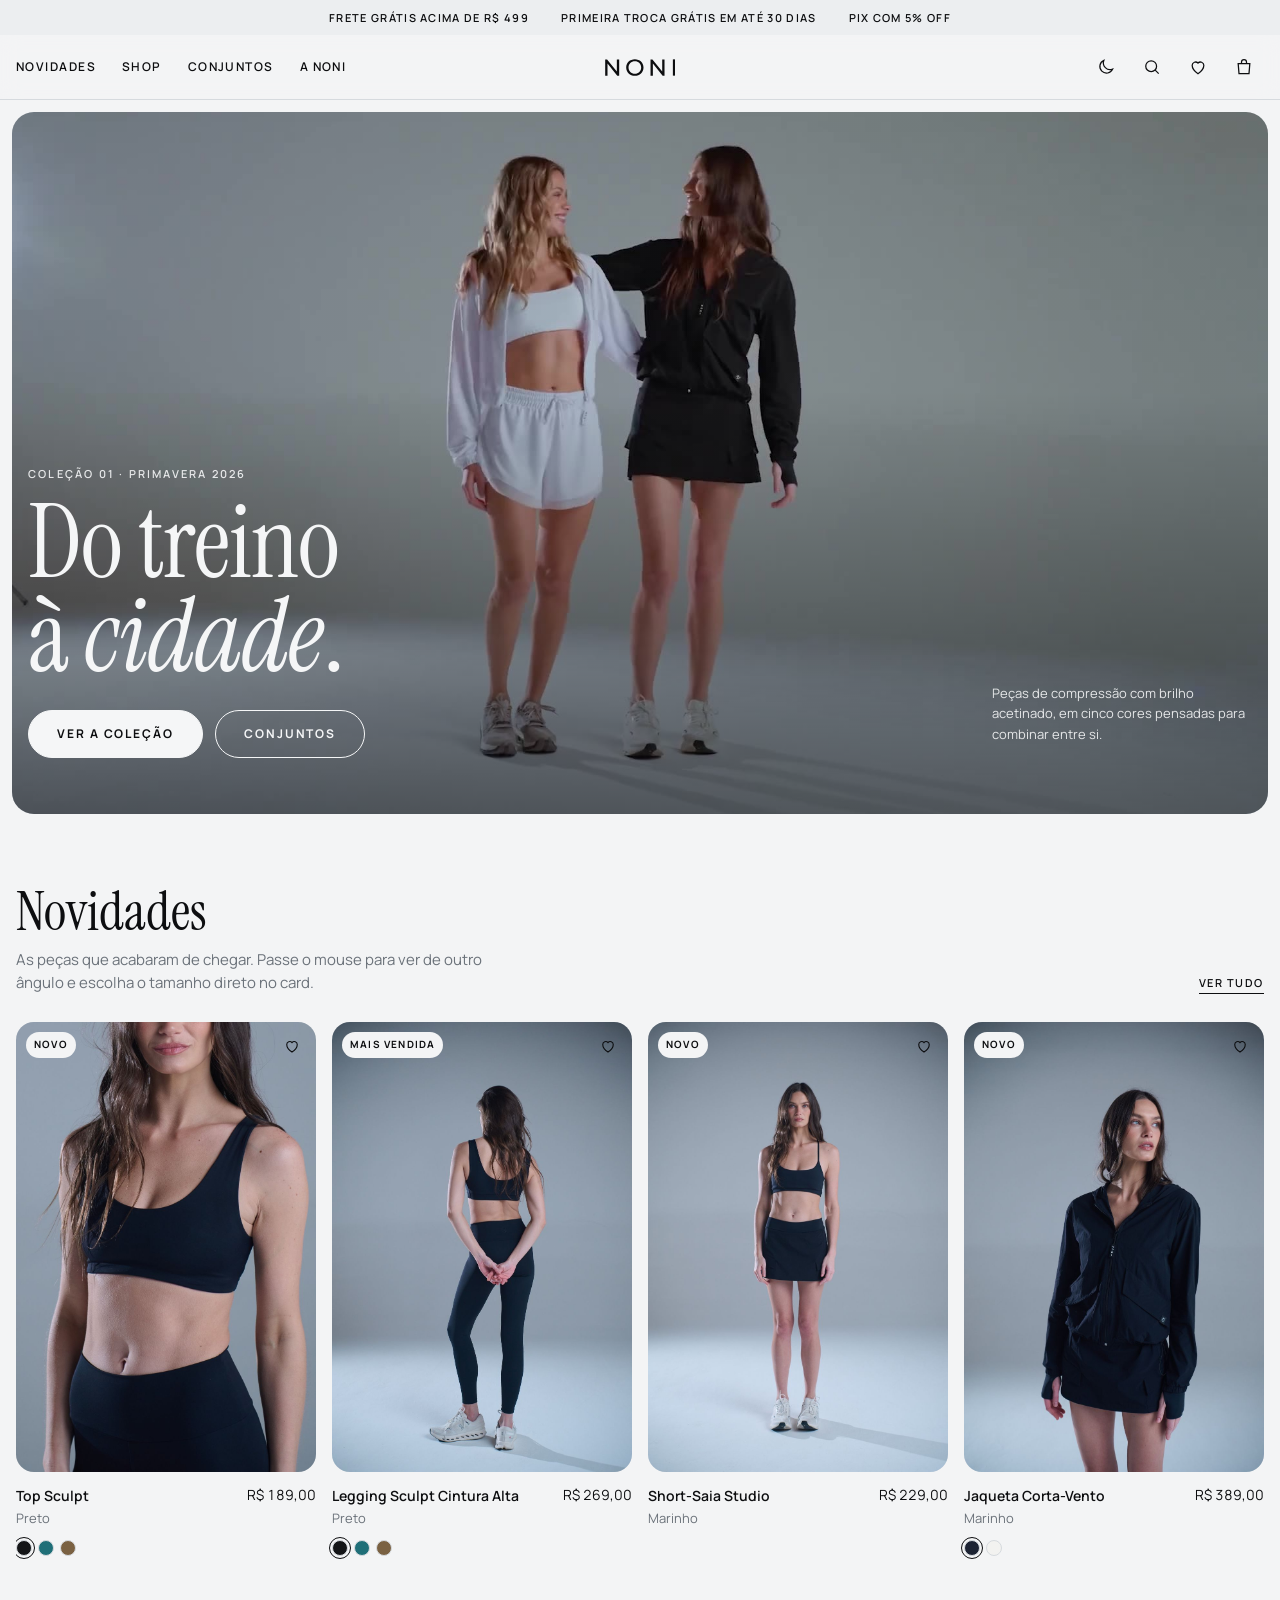
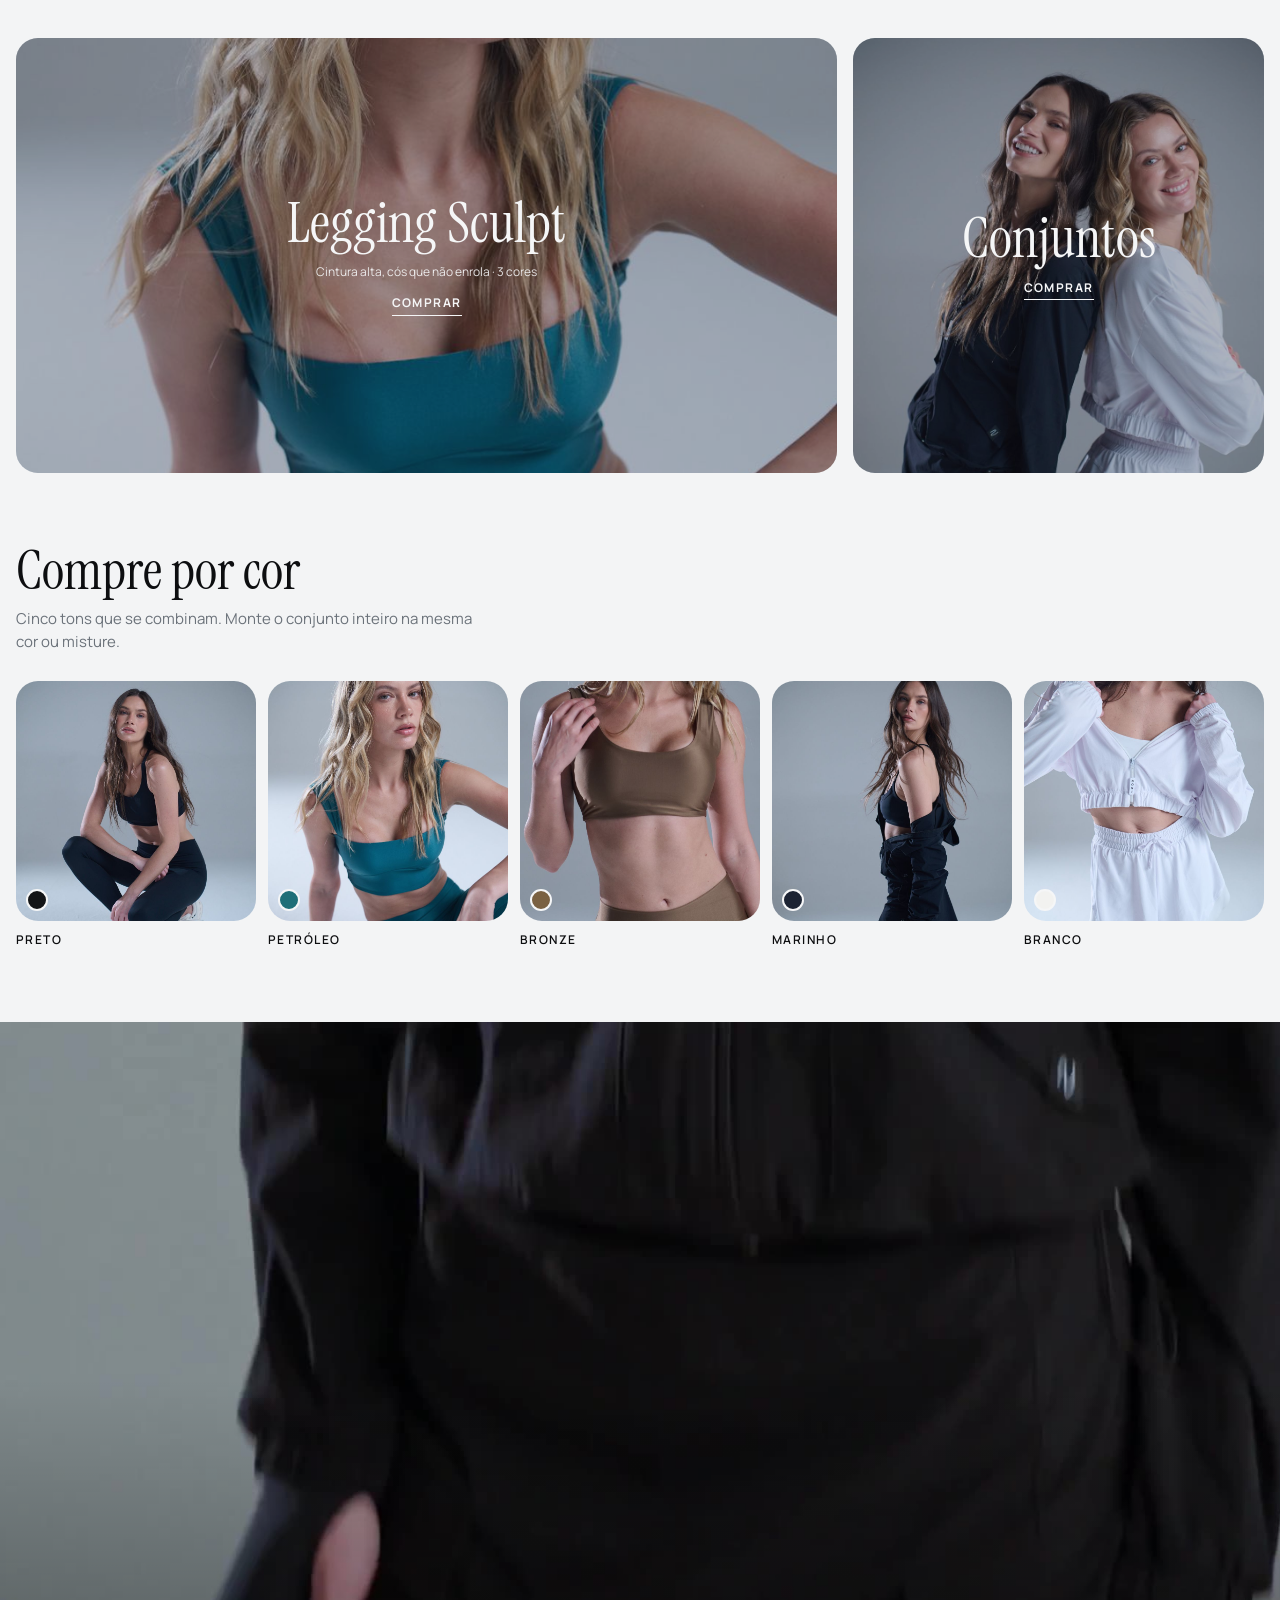
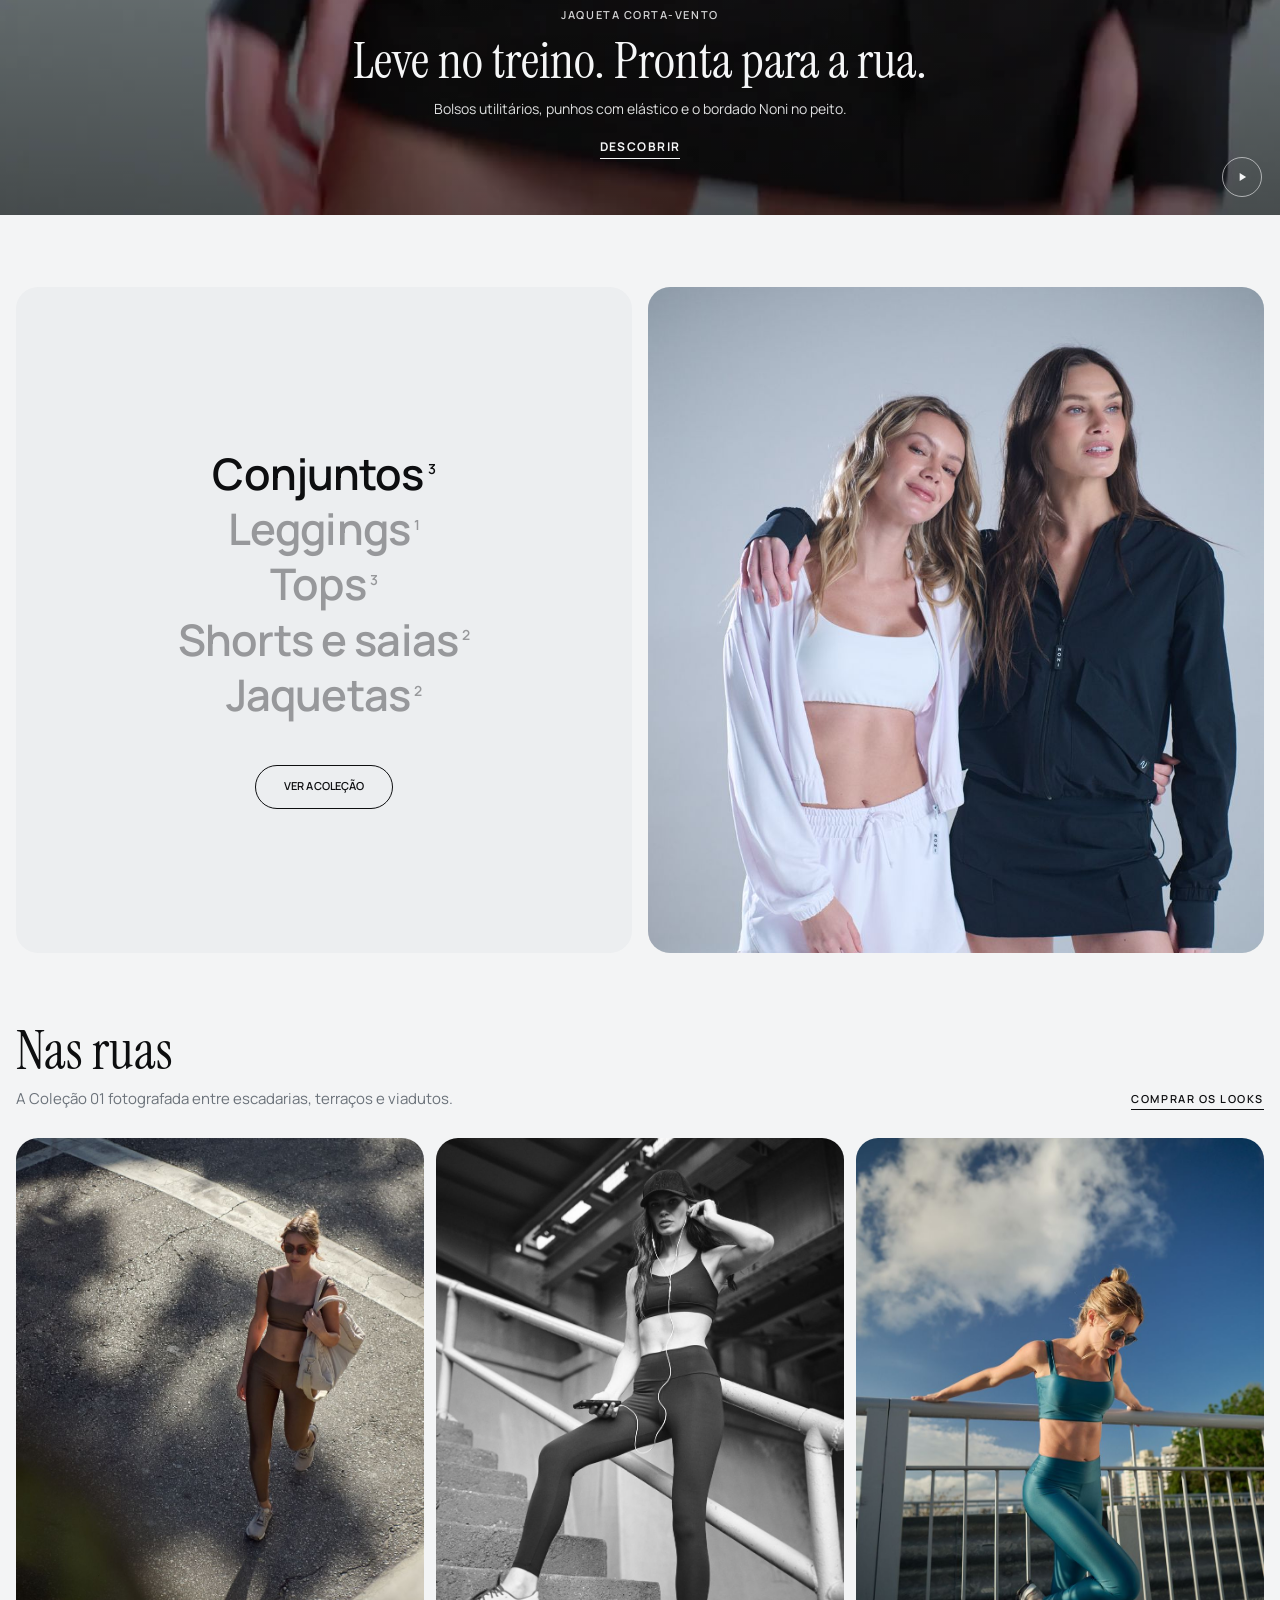
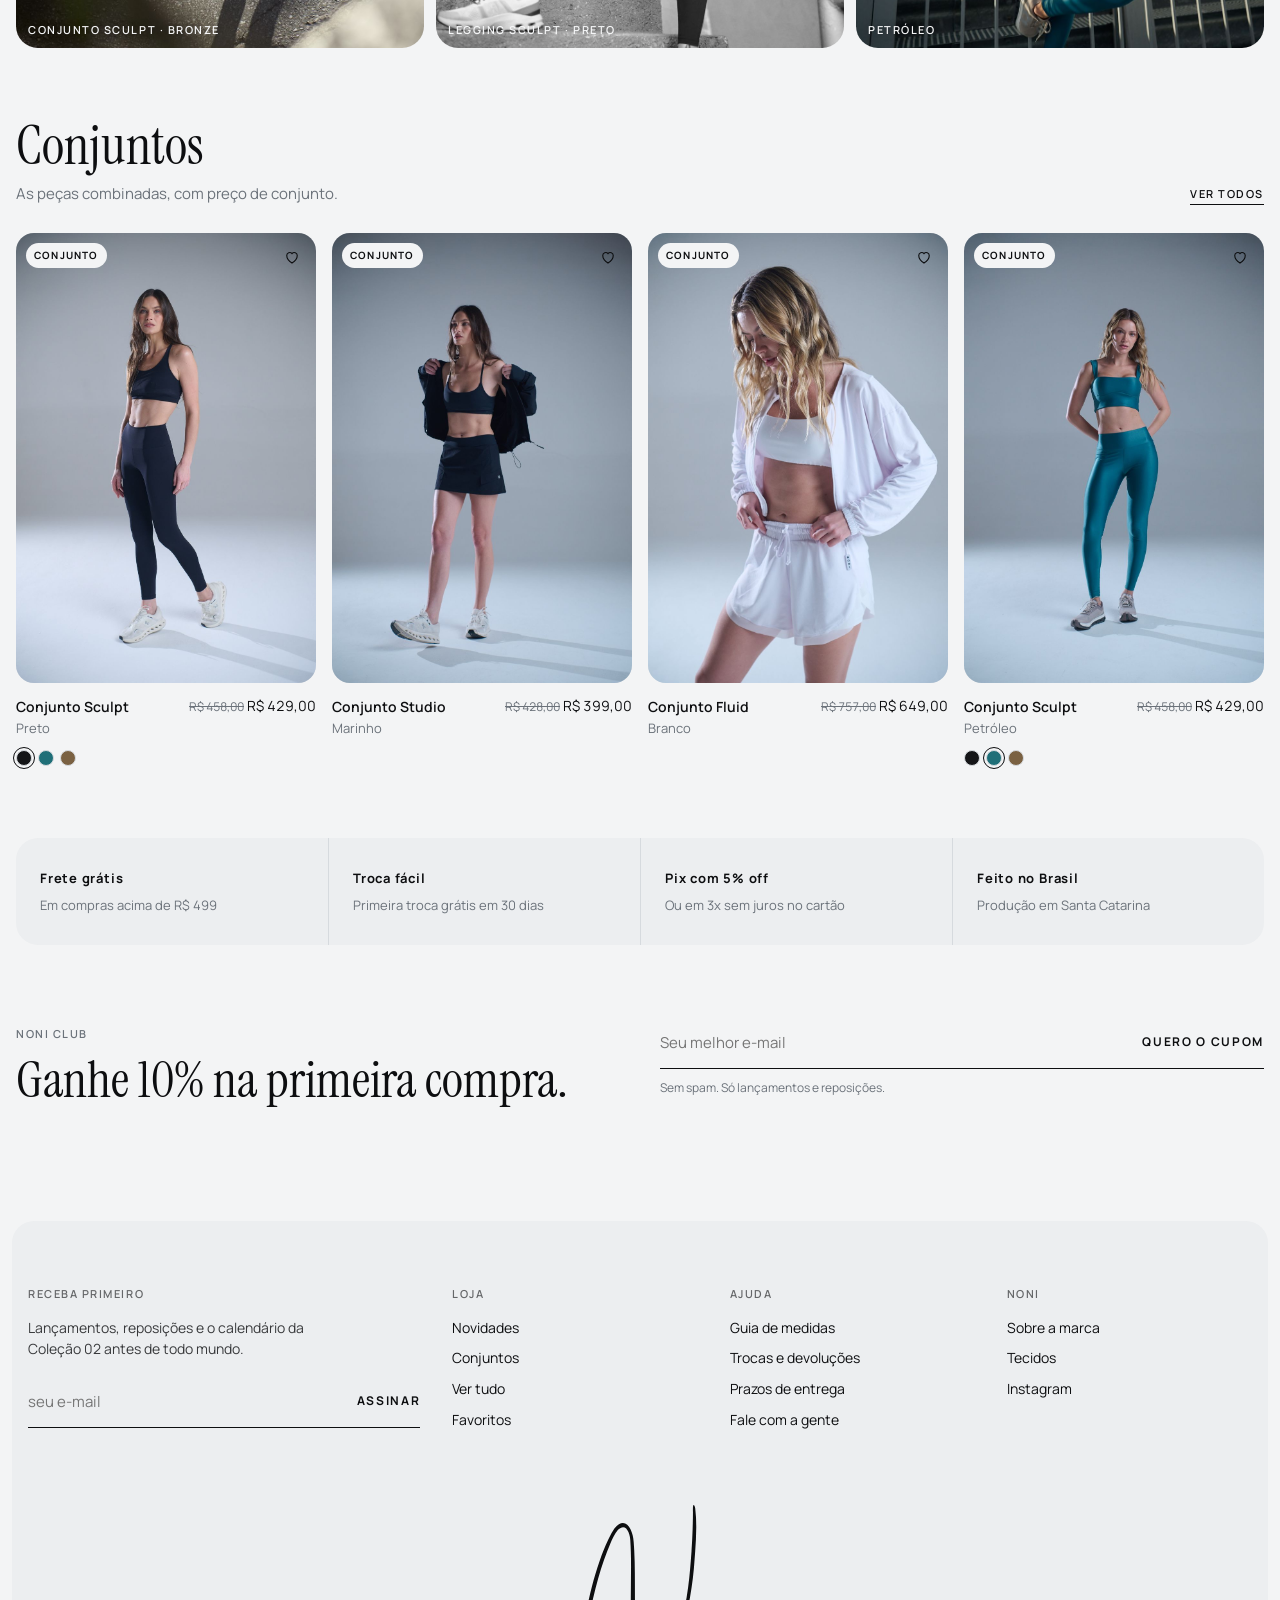
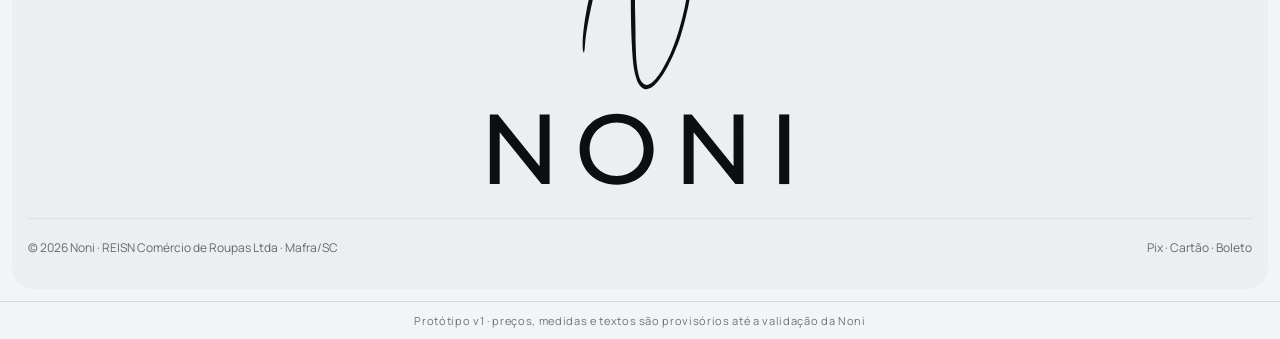
<file: index.html>
<!doctype html><html><head><meta charset=utf8><meta name=viewport content="width=device-width,initial-scale=1,viewport-fit=cover"><style>:root{color-scheme:light;box-sizing:border-box;padding-top:env(safe-area-inset-top,0px);padding-bottom:env(safe-area-inset-bottom,0px)}html{scroll-padding-top:env(safe-area-inset-top,0px)}body{margin:0;padding:0;font:14px -apple-system,BlinkMacSystemFont,sans-serif;background:#fff;color:#000}img{max-width:100%}[hidden]:not([hidden=until-found i]){display:none!important}</style></head><body>
<title>Noni Loja (Copy)</title>
<meta name="claude:viewport-fit-sides" content="cover">
<link rel="icon" type="image/svg+xml" href="data:image/svg+xml,%3Csvg%20xmlns%3D%22http%3A//www.w3.org/2000/svg%22%20viewBox%3D%22224.82%20248.39%20144.28%20254.20%22%20fill%3D%22%230D0E10%22%3E%3Cpath%20d%3D%22M%20227.859375%20426.671875%20C%20225.820312%20390.476562%20246.4375%20308.488281%20266.574219%20278.28125%20C%20280.480469%20261.140625%20289.46875%20280.441406%20290.1875%20294.585938%20C%20291.988281%20316.878906%20291.625%20340.011719%20291.746094%20362.1875%20C%20291.746094%20379.449219%20292.585938%20395.988281%20292.464844%20413.609375%20C%20293.066406%20429.789062%20292.707031%20446.808594%20297.621094%20462.273438%20C%20307.929688%20485.167969%20325.789062%20450.644531%20331.0625%20440.457031%20C%20337.175781%20428.351562%20341.730469%20415.644531%20345.683594%20402.582031%20C%20357.191406%20365.78125%20358.988281%20332.820312%20360.789062%20309.925781%20C%20361.746094%20297.339844%20362.707031%20279.839844%20362.824219%20258.625%20C%20362.585938%20252.632812%20362.945312%20249.636719%20363.542969%20249.515625%20C%20364.023438%20249.394531%20365.222656%20250.835938%20365.582031%20253.710938%20C%20368.097656%20274.328125%20366.421875%20294.824219%20364.863281%20315.800781%20C%20362.824219%20347.683594%20357.3125%20378.96875%20347.960938%20409.292969%20C%20343.886719%20424.15625%20312.960938%20501.589844%20294.863281%20465.988281%20C%20289.710938%20452.804688%20289.109375%20438.898438%20288.152344%20424.753906%20C%20287.191406%20407.253906%20286.832031%20389.515625%20286.710938%20372.136719%20C%20286.472656%20346.003906%20287.792969%20319.636719%20286.113281%20293.625%20C%20286.234375%20285.234375%20280.960938%20270.132812%20271.011719%20280.082031%20C%20266.816406%20284.753906%20264.058594%20291.585938%20261.542969%20296.980469%20C%20247.515625%20330.0625%20239.605469%20364.945312%20233.132812%20400.304688%20C%20232.292969%20405.335938%20231.457031%20410.730469%20230.976562%20416.003906%20C%20230.375%20424.515625%20229.898438%20430.628906%20229.179688%20430.628906%20C%20228.820312%20430.628906%20228.460938%20429.910156%20227.859375%20426.671875%20Z%20M%20227.859375%20426.671875%20%22/%3E%3C/svg%3E">
<link rel="preconnect" href="https://fonts.googleapis.com">
<link rel="stylesheet" href="https://fonts.googleapis.com/css2?family=Syncopate:wght@400;700&family=Instrument+Serif:ital@0;1&family=Manrope:wght@400;500;600;700&display=swap">
<style>
/* Layout: loja editorial em fundo de estúdio frio — tipografia larga para marca, serifa para voz, sans para operação */
:root{
  --paper:#F3F4F5; --mist:#E3E6E9; --silver:#B6BCC3; --steel:#6B727A; --graphite:#25282C; --ink:#0D0E10;
  --surface:#FFFFFF; --line:#D6DADE; --sale:#8A2F2F; --ok:#2F6B4F;
  --metal:linear-gradient(100deg,#4E545B 0%,#B9BFC6 38%,#6C737B 62%,#CDD1D6 100%);
  --r:22px; --soft:#ECEEF0;
  --f-mark:"Syncopate","Arial Black",sans-serif;
  --f-display:"Instrument Serif","Times New Roman",serif;
  --f-body:"Manrope","Helvetica Neue",Arial,sans-serif;
  --gut:max(16px,env(safe-area-inset-left,0px));
  --gutr:max(16px,env(safe-area-inset-right,0px));
}
:root[data-theme="dark"]{
  --paper:#0F1012; --mist:#1A1C1F; --silver:#5E646B; --steel:#A1A7AE; --graphite:#E4E7EA; --ink:#F5F6F7;
  --surface:#16181B; --line:#2C2F33; --sale:#D98A8A; --ok:#7FC3A0;
  --metal:linear-gradient(100deg,#5E646B 0%,#C9CED3 40%,#7D838A 65%,#E4E7EA 100%); --soft:#141619; color-scheme:dark}

*{box-sizing:border-box}
html{scroll-behavior:smooth}
body{background:var(--paper);color:var(--ink);font-family:var(--f-body);font-size:15px;line-height:1.55;-webkit-font-smoothing:antialiased}
body::before{content:"";position:fixed;inset:0 0 auto;height:env(safe-area-inset-top,0px);z-index:60;background:var(--paper)}
a{color:inherit;text-decoration:none}
button{font:inherit;color:inherit;background:none;border:0;cursor:pointer;padding:0}
img{display:block;max-width:100%}
:focus-visible{outline:2px solid var(--ink);outline-offset:3px}
.wrap{padding-left:var(--gut);padding-right:var(--gutr);max-width:1560px;margin-inline:auto}
.label{font-family:var(--f-body);font-size:11px;font-weight:600;letter-spacing:.14em;text-transform:uppercase}
.serif{font-family:var(--f-display);font-weight:400}
h1,h2,h3{text-wrap:balance;margin:0}
.btn{border-radius:999px;display:inline-flex;align-items:center;justify-content:center;gap:10px;height:48px;padding:0 28px;font-size:12px;font-weight:700;letter-spacing:.16em;text-transform:uppercase;border:1px solid var(--ink);background:var(--ink);color:var(--paper);transition:background .2s,color .2s}
.btn:hover{background:transparent;color:var(--ink)}
.btn.ghost{background:transparent;color:var(--ink)}
.btn.ghost:hover{background:var(--ink);color:var(--paper)}
.btn.light{background:#F5F6F7;color:#0D0E10;border-color:#F5F6F7}
.btn.light:hover{background:transparent;color:#F5F6F7}
.btn[disabled]{opacity:.45;cursor:not-allowed}
.link{border-bottom:1px solid currentColor;padding-bottom:2px}

/* Barra e cabeçalho */
.bar{background:var(--soft);color:var(--ink);font-size:11px;letter-spacing:.12em;text-transform:uppercase;font-weight:600}
.bar .wrap{display:flex;justify-content:center;gap:32px;padding-block:9px;overflow:hidden;white-space:nowrap}
.bar span:nth-child(n+2){display:none}
@media(min-width:760px){.bar span:nth-child(n+2){display:inline}}
header.top{position:sticky;top:env(safe-area-inset-top,0px);z-index:50;background:color-mix(in srgb,var(--paper) 92%,transparent);backdrop-filter:blur(10px);border-bottom:1px solid var(--line)}
header.top>.wrap{display:grid;grid-template-columns:1fr auto 1fr;align-items:center;height:64px}
.nav{display:flex;gap:26px;align-items:center}
.nav a,.nav button{font-size:12px;font-weight:600;letter-spacing:.12em;text-transform:uppercase;position:relative;padding-block:22px}
.nav a::after,.nav button::after{content:"";position:absolute;left:0;right:0;bottom:16px;height:1px;background:currentColor;transform:scaleX(0);transform-origin:left;transition:transform .25s}
.nav a:hover::after,.nav button:hover::after,.nav a[aria-current="true"]::after{transform:scaleX(1)}
.wordmark{justify-self:center;display:flex;align-items:center;color:var(--ink);line-height:0}
.wordmark .lg{height:17px;width:auto;display:block}
.icons{display:flex;justify-content:flex-end;gap:6px}
.icon{width:40px;height:40px;display:grid;place-items:center;position:relative}
.icon svg{width:20px;height:20px;stroke:currentColor;fill:none;stroke-width:1.5}
.count{position:absolute;top:4px;right:2px;min-width:17px;height:17px;border-radius:9px;background:var(--ink);color:var(--paper);font-size:10px;font-weight:700;display:grid;place-items:center;padding:0 4px}
.count[data-n="0"]{display:none}
.burger{display:none}
@media(max-width:899px){.nav{display:none}.burger{display:grid}header.top>.wrap{grid-template-columns:auto 1fr auto}.wordmark .lg{height:14px}}

/* Mega menu */
.mega{position:absolute;left:0;right:0;top:100%;background:var(--paper);border-bottom:1px solid var(--line);display:none;box-shadow:0 30px 40px -30px rgba(0,0,0,.18)}
.mega.open{display:block}
.mega .wrap{display:grid;grid-template-columns:repeat(3,minmax(0,1fr)) minmax(0,1.4fr);gap:40px;padding-block:32px 40px;align-items:start}
.mega li{display:block}.mega li a{display:inline-flex;align-items:center}
.mega h4{margin:0 0 14px;font-size:11px;letter-spacing:.14em;text-transform:uppercase;color:var(--steel);font-weight:600}
.mega ul{list-style:none;margin:0;padding:0;display:grid;gap:9px}
.mega li a{font-size:14px}
.mega li a:hover{text-decoration:underline;text-underline-offset:4px}
.mega .promo{display:block;position:relative;aspect-ratio:16/10;overflow:hidden;max-width:100%;border-radius:16px;align-self:start}
.mega .promo img{width:100%;height:100%;object-fit:cover;object-position:50% 30%}
.mega .promo span{position:absolute;left:18px;bottom:16px;color:#F5F6F7;font-family:var(--f-display);font-size:28px}
.dot{width:10px;height:10px;border-radius:50%;display:inline-block;margin-right:10px;vertical-align:middle;border:1px solid var(--line)}

/* Gaveta mobile */
.drawer{position:fixed;inset:0;z-index:80;display:none}
.drawer.open{display:block}
.drawer .shade{position:absolute;inset:0;background:rgba(10,11,12,.45);animation:fade .25s}
.drawer .panel{position:absolute;top:0;bottom:0;width:min(440px,100%);background:var(--paper);display:flex;flex-direction:column;animation:slideR .3s cubic-bezier(.2,.7,.2,1);padding-top:env(safe-area-inset-top,0px);padding-bottom:env(safe-area-inset-bottom,0px)}
.drawer.right .panel{border-radius:var(--r) 0 0 var(--r);right:0;padding-right:env(safe-area-inset-right,0px)}
.drawer.left .panel{border-radius:0 var(--r) var(--r) 0;left:0;animation-name:slideL;padding-left:env(safe-area-inset-left,0px)}
@keyframes slideR{from{transform:translateX(100%)}}
@keyframes slideL{from{transform:translateX(-100%)}}
@keyframes fade{from{opacity:0}}
.ph{display:flex;align-items:center;justify-content:space-between;height:64px;padding:0 20px;border-bottom:1px solid var(--line);flex:none}
.pb{flex:1;overflow-y:auto;padding:20px}
.pf{flex:none;border-top:1px solid var(--line);padding:20px;display:grid;gap:12px}
.mnav{display:grid;gap:4px}
.mnav a,.mnav summary{font-size:15px;padding:12px 0;border-bottom:1px solid var(--line);display:flex;justify-content:space-between;cursor:pointer;list-style:none}
.mnav details a{padding-left:14px;font-size:14px;color:var(--steel)}

/* Sacola */
.ship{display:grid;gap:8px;font-size:13px}
.meter{height:3px;background:var(--mist);overflow:hidden}
.meter i{display:block;height:100%;background:var(--ink);transition:width .4s}
.line{display:grid;grid-template-columns:84px minmax(0,1fr);gap:14px;padding:16px 0;border-bottom:1px solid var(--line)}
.line img{width:84px;aspect-ratio:2/3;object-fit:cover;background:var(--mist);border-radius:10px}
.line .nm{font-weight:600;font-size:14px}
.line .meta{color:var(--steel);font-size:13px}
.qty{border-radius:999px;display:inline-flex;align-items:center;border:1px solid var(--line);height:32px;margin-top:10px}
.qty button{width:32px;height:30px}
.qty span{min-width:26px;text-align:center;font-size:13px;font-variant-numeric:tabular-nums}
.rm{font-size:12px;color:var(--steel);text-decoration:underline;text-underline-offset:3px;margin-left:14px}
.tot{display:flex;justify-content:space-between;font-size:15px;font-weight:600;font-variant-numeric:tabular-nums}
.empty{text-align:center;padding:60px 10px;display:grid;gap:18px;justify-items:center;color:var(--steel)}

/* Hero */
.hero{position:relative;height:clamp(500px,78vh,840px);overflow:hidden;border-radius:var(--r);margin:12px max(12px,env(safe-area-inset-right,0px)) 0 max(12px,env(safe-area-inset-left,0px));background:var(--mist);color:#F5F6F7}
.hero img,.hero video{position:absolute;inset:0;width:100%;height:100%;object-fit:cover;object-position:50% 30%}
@keyframes zoom{from{transform:scale(1.06)}}
.hero::after{content:"";position:absolute;inset:0;background:linear-gradient(180deg,rgba(0,0,0,.05) 40%,rgba(0,0,0,.55))}
.hero .wrap{position:relative;z-index:2;height:100%;display:flex;flex-direction:column;justify-content:flex-end;padding-block:56px}
.hero .kicker{font-size:11px;letter-spacing:.2em;text-transform:uppercase;font-weight:600;opacity:.9}
.hero h1{font-family:var(--f-display);font-weight:400;font-size:clamp(48px,8vw,124px);line-height:.92;margin:14px 0 26px;letter-spacing:-.01em}
.hero h1 em{font-style:italic}
.hero .row{display:flex;flex-wrap:wrap;gap:12px}
.hero .side{position:absolute;right:var(--gutr);bottom:56px;z-index:2;max-width:260px;font-size:13px;line-height:1.6;opacity:.9;display:none}
@media(min-width:1000px){.hero .side{display:block}}

/* Seções */
section.blk{padding-block:72px}
.head{display:flex;justify-content:space-between;align-items:end;gap:20px;margin-bottom:28px;flex-wrap:wrap}
.head h2{font-family:var(--f-display);font-weight:400;font-size:clamp(34px,4.2vw,56px);line-height:1}
.head p{margin:8px 0 0;color:var(--steel);max-width:52ch}

/* Grade de produtos */
.grid{display:grid;grid-template-columns:repeat(2,minmax(0,1fr));gap:28px 12px}
@media(min-width:900px){.grid{grid-template-columns:repeat(4,minmax(0,1fr));gap:40px 16px}}
.rail{display:grid;grid-auto-flow:column;grid-auto-columns:minmax(220px,calc((100% - 48px)/4));gap:16px;overflow-x:auto;scroll-snap-type:x mandatory;padding-bottom:10px;scrollbar-width:thin}
@media(max-width:899px){.rail{grid-auto-columns:64%}}
.rail>*{scroll-snap-align:start}
.card{display:grid;grid-template-columns:minmax(0,1fr);gap:12px;align-content:start;min-width:0}
.card .pw{position:relative;overflow:hidden;border-radius:18px}
.card .pic{display:block;position:relative;aspect-ratio:2/3;overflow:hidden;background:var(--mist);max-width:100%}
.card .pic img{position:absolute;inset:0;width:100%;height:100%;object-fit:cover;transition:opacity .45s,transform .9s}
.card .pic img.b{opacity:0}
.card:hover .pic img.b{opacity:1}
.card:hover .pic img.a{transform:scale(1.03)}
.badge{border-radius:999px;position:absolute;top:10px;left:10px;background:var(--paper);color:var(--ink);font-size:10px;font-weight:700;letter-spacing:.12em;text-transform:uppercase;padding:5px 8px;z-index:2}
.heart{position:absolute;top:6px;right:6px;width:36px;height:36px;display:grid;place-items:center;z-index:2;color:#0D0E10}
.heart svg{width:18px;height:18px;stroke:currentColor;fill:none;stroke-width:1.5}
.heart[aria-pressed="true"] svg{fill:currentColor}
.qa{border-radius:14px;position:absolute;left:10px;right:10px;bottom:10px;background:color-mix(in srgb,#F5F6F7 94%,transparent);color:#0D0E10;padding:12px;z-index:2;transform:translateY(calc(100% + 12px));transition:transform .3s cubic-bezier(.2,.7,.2,1)}
.card:hover .qa,.card:focus-within .qa{transform:none}
.qa .t{font-size:10px;letter-spacing:.14em;text-transform:uppercase;font-weight:700;margin-bottom:8px;text-align:center}
.qa .s{display:flex;gap:6px;justify-content:center;flex-wrap:wrap}
.qa .s button{border-radius:999px;min-width:38px;height:30px;border:1px solid #B6BCC3;font-size:12px;font-weight:600}
.qa .s button:hover{background:#0D0E10;color:#F5F6F7;border-color:#0D0E10}
.qa .s button[disabled]{opacity:.35;text-decoration:line-through;cursor:not-allowed;background:none;color:#0D0E10}
@media(hover:none){.qa{display:none}}
.card .info{display:flex;justify-content:space-between;gap:4px 10px;align-items:start;flex-wrap:wrap}.card .info>div{min-width:0}
.card .nm{font-size:14px;font-weight:600;line-height:1.35}
.card .cl{font-size:13px;color:var(--steel)}
.price{font-variant-numeric:tabular-nums;font-size:14px;white-space:nowrap}
.sw{display:flex;gap:6px;flex-wrap:wrap}
.sw button{width:16px;height:16px;border-radius:50%;border:1px solid var(--line);position:relative}
.sw button[aria-pressed="true"]::after{content:"";position:absolute;inset:-4px;border:1px solid var(--ink);border-radius:50%}

/* Compre por cor */
.colors{display:grid;grid-template-columns:repeat(5,minmax(0,1fr));gap:12px}
@media(max-width:700px){.colors{grid-template-columns:repeat(3,minmax(0,1fr))}}
.colors a{display:grid;gap:10px;justify-items:start}
.colors .chip{width:100%;aspect-ratio:1;position:relative;overflow:hidden;max-width:100%;border-radius:var(--r)}
.colors .chip img{width:100%;height:100%;object-fit:cover;object-position:50% 45%;filter:saturate(.95)}
.colors .chip i{position:absolute;left:10px;bottom:10px;width:22px;height:22px;border-radius:50%;border:2px solid #F5F6F7}
.colors span{font-size:12px;letter-spacing:.12em;text-transform:uppercase;font-weight:600}

/* Categorias */
.oldcats{display:grid;grid-template-columns:repeat(5,minmax(0,1fr));gap:12px}
@media(max-width:899px){.cats{grid-template-columns:repeat(2,minmax(0,1fr))}.cats a:first-child{grid-column:span 2}}
.cats a{position:relative;aspect-ratio:3/4;overflow:hidden;background:var(--mist);color:#F5F6F7;max-width:100%}
@media(max-width:899px){.cats a:first-child{aspect-ratio:16/10}}
.cats img{width:100%;height:100%;object-fit:cover;transition:transform 1s}
.cats a:hover img{transform:scale(1.04)}
.cats a::after{content:"";position:absolute;inset:0;background:linear-gradient(180deg,transparent 55%,rgba(0,0,0,.45))}
.cats span{position:absolute;left:14px;bottom:12px;z-index:2;font-family:var(--f-display);font-size:26px}

/* Banners duplos (ref. Girlfriend) */
.duo{display:grid;grid-template-columns:minmax(0,2fr) minmax(0,1fr);gap:16px}
@media(max-width:899px){.duo{grid-template-columns:1fr}}
.duo a{position:relative;height:clamp(300px,34vw,470px);border-radius:var(--r);overflow:hidden;color:#F5F6F7;display:grid;place-items:center;text-align:center;background:var(--mist)}
.duo img{position:absolute;inset:0;width:100%;height:100%;object-fit:cover;transition:transform 1.2s cubic-bezier(.2,.7,.2,1)}
.duo a:hover img{transform:scale(1.035)}
.duo a::after{content:"";position:absolute;inset:0;background:rgba(18,20,23,.28)}
.duo div{position:relative;z-index:2;display:grid;gap:12px;justify-items:center;padding:20px}
.duo h3{font-family:var(--f-display);font-weight:400;font-size:clamp(38px,4.4vw,64px);line-height:1}
.duo small{font-size:12px;opacity:.9}
.duo u{font-size:12px;font-weight:700;letter-spacing:.12em;text-decoration:none;border-bottom:1px solid currentColor;padding-bottom:2px}

/* Categorias em lista (ref. SET) */
.split{display:grid;grid-template-columns:minmax(0,1fr) minmax(0,1fr);gap:16px;min-height:clamp(480px,52vw,760px)}
@media(max-width:899px){.split{grid-template-columns:1fr;min-height:0}}
.split .list{background:var(--soft);border-radius:var(--r);display:flex;flex-direction:column;align-items:center;justify-content:center;gap:4px;padding:56px 20px 40px;position:relative}
.split .list a{font-family:var(--f-body);font-weight:600;font-size:clamp(28px,3.4vw,50px);line-height:1.18;letter-spacing:-.02em;color:color-mix(in srgb,var(--ink) 38%,transparent);transition:color .25s;text-align:center}
.split .list a.on,.split .list a:hover,.split .list a:focus-visible{color:var(--ink)}
.split .list sup{font-size:.32em;font-weight:600;letter-spacing:0;vertical-align:super;margin-left:4px}
.split .list .btn{margin-top:40px;height:44px;font-size:11px}
.split .pic2{position:relative;border-radius:var(--r);overflow:hidden;background:var(--mist);min-height:420px}
.split .pic2 img{position:absolute;inset:0;width:100%;height:100%;object-fit:cover;object-position:50% 20%;opacity:0;transition:opacity .5s}
.split .pic2 img.on{opacity:1}
@media(max-width:899px){.split .pic2{order:-1;min-height:0;aspect-ratio:4/5}}

/* Banner de vídeo (ref. Sporty & Rich) */
.vband{position:relative;height:clamp(420px,62vw,820px);overflow:hidden;background:#1a1c1f;color:#F5F6F7;display:grid;place-items:end center;text-align:center}
.vband video,.vband img{position:absolute;inset:0;width:100%;height:100%;object-fit:cover}
.vband::after{content:"";position:absolute;inset:0;background:linear-gradient(180deg,transparent 45%,rgba(0,0,0,.45))}
.vband .cap{position:relative;z-index:2;display:grid;gap:12px;justify-items:center;padding:0 max(20px,env(safe-area-inset-left,0px)) 56px max(20px,env(safe-area-inset-right,0px))}
.vband h2{font-family:var(--f-display);font-weight:400;font-size:clamp(34px,4vw,58px);line-height:1}
.vband p{margin:0;font-size:14px;max-width:46ch;opacity:.9}
.vband .link{font-size:12px;font-weight:700;letter-spacing:.12em;text-transform:uppercase;margin-top:6px}
.vband .pp{position:absolute;right:calc(18px + env(safe-area-inset-right,0px));bottom:18px;z-index:3;width:40px;height:40px;border-radius:50%;border:1px solid rgba(245,246,247,.6);display:grid;place-items:center;color:#F5F6F7}
.vband .pp svg{width:14px;height:14px;fill:currentColor}

/* Editorial */
.edit{display:grid;grid-template-columns:minmax(0,1.1fr) minmax(0,1fr);background:var(--soft);color:var(--ink);border-radius:var(--r);overflow:hidden;margin:12px max(12px,env(safe-area-inset-right,0px)) 0 max(12px,env(safe-area-inset-left,0px))}
@media(max-width:899px){.edit{grid-template-columns:1fr}}
.edit .img{position:relative;min-height:520px;overflow:hidden}
.edit .img img{position:absolute;inset:0;width:100%;height:100%;object-fit:cover}
.edit .txt{display:flex;flex-direction:column;justify-content:center;gap:22px;padding:64px max(24px,6vw)}
.edit h2{font-family:var(--f-display);font-weight:400;font-size:clamp(38px,4.6vw,66px);line-height:1}
.edit h2 em{font-style:italic;background:var(--metal);-webkit-background-clip:text;background-clip:text;color:transparent}
.edit p{margin:0;max-width:44ch;color:var(--steel)}
.edit .specs{display:grid;grid-template-columns:repeat(3,minmax(0,1fr));gap:18px;border-top:1px solid var(--line);padding-top:22px}
.edit .specs b{display:block;font-family:var(--f-display);font-size:30px;font-weight:400}
.edit .specs span{font-size:11px;letter-spacing:.12em;text-transform:uppercase;opacity:.7}
.edit .btn{align-self:start}

/* Lookbook */
.look{display:grid;grid-template-columns:repeat(12,minmax(0,1fr));gap:12px}
.look figure{margin:0;position:relative;overflow:hidden;background:var(--mist);border-radius:var(--r)}
.look a{display:block;height:100%}
.look img{width:100%;height:100%;object-fit:cover}
.look figcaption{position:absolute;left:12px;bottom:10px;color:#F5F6F7;font-size:11px;letter-spacing:.14em;text-transform:uppercase;font-weight:600;text-shadow:0 1px 8px rgba(0,0,0,.4)}
.look .a,.look .b,.look .c{grid-column:span 4;aspect-ratio:4/5}
@media(max-width:899px){.look .a{grid-column:span 12}.look .b,.look .c{grid-column:span 6}}

/* Valores */
.vals{display:grid;grid-template-columns:repeat(4,minmax(0,1fr));background:var(--soft);border-radius:var(--r)}
@media(max-width:899px){.vals{grid-template-columns:repeat(2,minmax(0,1fr))}}
.vals div{padding:28px 20px;display:grid;gap:6px}
.vals div+div{border-left:1px solid var(--line)}
.vals div{padding:30px 24px!important}
@media(max-width:899px){.vals div:nth-child(3){border-left:0}.vals div:nth-child(n+3){border-top:1px solid var(--line)}}
.vals b{font-size:13px;letter-spacing:.06em}
.vals span{font-size:13px;color:var(--steel)}

/* Newsletter & rodapé */
.news{display:grid;grid-template-columns:minmax(0,1fr) minmax(0,1fr);gap:40px;align-items:center}
@media(max-width:899px){.news{grid-template-columns:1fr}}
.news h2{font-family:var(--f-display);font-weight:400;font-size:clamp(34px,4vw,54px);line-height:1}
.field{display:flex;border-bottom:1px solid var(--ink)}
.field input{flex:1;min-width:0;border:0;background:transparent;font:inherit;padding:14px 0;color:var(--ink);outline:none}
.field button{font-size:12px;letter-spacing:.14em;text-transform:uppercase;font-weight:700}
.note{font-size:12px;color:var(--steel);margin-top:10px}
footer{background:var(--soft);color:var(--ink);padding-block:64px 32px;margin:40px max(12px,env(safe-area-inset-right,0px)) 12px max(12px,env(safe-area-inset-left,0px));border-radius:var(--r)}
footer .cols{display:grid;grid-template-columns:minmax(0,1.6fr) repeat(3,minmax(0,1fr));gap:32px}
@media(max-width:899px){footer .cols{grid-template-columns:repeat(2,minmax(0,1fr))}footer .cols>div:first-child{grid-column:span 2}}
footer h5{margin:0 0 14px;font-size:11px;letter-spacing:.14em;text-transform:uppercase;font-weight:600;opacity:.6}
footer ul{list-style:none;padding:0;margin:0;display:grid;gap:9px;font-size:14px}
footer .big{margin:64px 0 32px;display:flex;justify-content:center;color:var(--ink)}
footer .big .lgfull{height:clamp(150px,22vw,300px);width:auto;max-width:100%;display:block}
footer .legal{display:flex;justify-content:space-between;gap:16px;flex-wrap:wrap;font-size:12px;opacity:.6;border-top:1px solid var(--line);padding-top:20px}

/* Coleção */
.crumbs{font-size:12px;color:var(--steel);padding-block:20px 0;display:flex;gap:8px;flex-wrap:wrap}
.ctitle{padding-block:18px 26px;display:grid;gap:8px}
.ctitle h1{font-family:var(--f-display);font-weight:400;font-size:clamp(42px,6vw,84px);line-height:.95}
.ctitle p{margin:0;color:var(--steel);max-width:60ch}
.toolbar{position:sticky;top:calc(env(safe-area-inset-top,0px) + 64px);z-index:20;background:var(--paper);border-block:1px solid var(--line);margin-bottom:28px}
.toolbar .wrap{display:flex;gap:18px;align-items:center;justify-content:space-between;padding-block:12px;flex-wrap:wrap}
.chips{display:flex;gap:8px;flex-wrap:wrap}
.chips button{border-radius:999px;height:36px;padding:0 16px;border:1px solid var(--line);font-size:12px;font-weight:600;letter-spacing:.04em;display:inline-flex;align-items:center}
.chips button[aria-pressed="true"]{background:var(--ink);color:var(--paper);border-color:var(--ink)}
.tools{display:flex;gap:14px;align-items:center;font-size:13px;color:var(--steel)}
select{font:inherit;font-size:13px;color:var(--ink);background:transparent;border:1px solid var(--line);height:36px;padding:0 14px;border-radius:999px}

/* Produto */
.pdp{display:grid;grid-template-columns:minmax(0,1.35fr) minmax(0,1fr);gap:48px;padding-block:24px 64px}
@media(max-width:899px){.pdp{grid-template-columns:1fr;gap:24px}}
.gal{display:grid;grid-template-columns:84px minmax(0,1fr);gap:12px;align-items:start;position:sticky;top:calc(env(safe-area-inset-top,0px) + 80px)}
.thumbs{display:flex;flex-direction:column;gap:10px;max-height:calc(100vh - 120px);overflow-y:auto;scrollbar-width:none}
.thumbs button{display:block;border-radius:12px;overflow:hidden;aspect-ratio:2/3;opacity:.55;outline:1.5px solid transparent;outline-offset:-1.5px;transition:opacity .2s,outline-color .2s;flex:none}
.thumbs button:hover{opacity:.85}
.thumbs button[aria-pressed="true"]{opacity:1;outline-color:var(--ink)}
.thumbs img{width:100%;height:100%;object-fit:cover}
.gmain{position:relative;border-radius:var(--r);overflow:hidden;background:var(--mist);aspect-ratio:4/5;max-width:100%;max-height:calc(100vh - 110px);width:100%}
.gmain img{position:absolute;inset:0;width:100%;height:100%;object-fit:cover;object-position:50% 20%;cursor:zoom-in;transition:opacity .25s}
.gmain .nav2{position:absolute;top:50%;transform:translateY(-50%);width:42px;height:42px;border-radius:50%;background:color-mix(in srgb,#F5F6F7 88%,transparent);color:#0D0E10;display:grid;place-items:center;opacity:0;transition:opacity .2s}
.gmain:hover .nav2,.gmain .nav2:focus-visible{opacity:1}
.gmain .nav2 svg{width:16px;height:16px;stroke:currentColor;fill:none;stroke-width:2}
.gmain .prev{left:14px}.gmain .next{right:14px}
.gmain .idx{position:absolute;left:14px;bottom:14px;background:color-mix(in srgb,#F5F6F7 88%,transparent);color:#0D0E10;border-radius:999px;font-size:11px;font-weight:700;letter-spacing:.08em;padding:5px 10px;font-variant-numeric:tabular-nums}
@media(max-width:899px){.gal{grid-template-columns:1fr;position:static}.thumbs{flex-direction:row;order:2;max-height:none;overflow-x:auto}.thumbs button{width:64px}.gmain{max-height:none}.gmain .nav2{opacity:1}}
.buy{position:sticky;top:calc(env(safe-area-inset-top,0px) + 88px);align-self:start;display:grid;gap:22px}
.buy h1{font-family:var(--f-display);font-weight:400;font-size:clamp(34px,3.6vw,50px);line-height:1}
.buy .pr{display:flex;align-items:baseline;gap:12px;font-variant-numeric:tabular-nums}
.buy .pr b{font-size:20px;font-weight:600}
.buy .pr span{font-size:13px;color:var(--steel)}
.opt{display:grid;gap:10px}
.opt .lb{display:flex;justify-content:space-between;font-size:13px}
.opt .lb button{text-decoration:underline;text-underline-offset:3px;font-size:13px}
.big-sw{display:flex;gap:10px;flex-wrap:wrap}
.big-sw a{border-radius:10px;width:52px;aspect-ratio:2/3;overflow:hidden;outline:1px solid var(--line);outline-offset:2px;max-width:100%}
.big-sw a[aria-current="true"]{outline:1.5px solid var(--ink)}
.big-sw img{width:100%;height:100%;object-fit:cover}
.sizes{display:grid;grid-template-columns:repeat(5,minmax(0,1fr));gap:8px}
.sizes button{border-radius:12px;height:46px;border:1px solid var(--line);font-size:13px;font-weight:600}
.sizes button:hover{border-color:var(--ink)}
.sizes button[aria-pressed="true"]{background:var(--ink);color:var(--paper);border-color:var(--ink)}
.sizes button[disabled]{color:var(--silver);text-decoration:line-through;cursor:not-allowed;background:repeating-linear-gradient(135deg,transparent 0 6px,var(--mist) 6px 7px)}
.hint{font-size:12px;color:var(--steel);min-height:18px}
.hint.err{color:var(--sale)}
.addrow{display:grid;grid-template-columns:1fr 48px;gap:8px}
.addrow .heartb{border-radius:999px;border:1px solid var(--line);display:grid;place-items:center}
.addrow .heartb svg{width:20px;height:20px;stroke:currentColor;fill:none;stroke-width:1.5}
.addrow .heartb[aria-pressed="true"] svg{fill:currentColor}
.perks{display:grid;gap:8px;font-size:13px;color:var(--steel);border-block:1px solid var(--line);padding-block:16px}
.perks div{display:flex;gap:10px;align-items:center}
.perks svg{width:16px;height:16px;stroke:currentColor;fill:none;stroke-width:1.5;flex:none}
details.acc{border-bottom:1px solid var(--line)}
details.acc summary{list-style:none;cursor:pointer;display:flex;justify-content:space-between;padding:16px 0;font-size:12px;font-weight:700;letter-spacing:.14em;text-transform:uppercase}
details.acc summary::after{content:"+";font-weight:400;font-size:18px;line-height:1}
details.acc[open] summary::after{content:"–"}
details.acc div{padding-bottom:18px;font-size:14px;color:var(--steel);display:grid;gap:8px}
.tbl{overflow-x:auto}
.tbl table{border-collapse:collapse;width:100%;font-size:13px;font-variant-numeric:tabular-nums}
.tbl th,.tbl td{padding:10px 8px;border-bottom:1px solid var(--line);text-align:left}
.tbl th{font-size:11px;letter-spacing:.12em;text-transform:uppercase;color:var(--steel)}

/* Checkout */
.co{display:grid;grid-template-columns:minmax(0,1.3fr) minmax(0,1fr);gap:48px;padding-block:32px 72px}
@media(max-width:899px){.co{grid-template-columns:1fr}}
.co h1{font-family:var(--f-display);font-weight:400;font-size:clamp(38px,5vw,64px);line-height:1;margin-bottom:24px}
.co form{display:grid;gap:14px}
.co fieldset{border:0;padding:0;margin:0 0 14px;display:grid;grid-template-columns:repeat(2,minmax(0,1fr));gap:12px}
.co legend{font-size:12px;font-weight:700;letter-spacing:.14em;text-transform:uppercase;margin-bottom:12px}
.co label{display:grid;gap:6px;font-size:12px;color:var(--steel)}
.co label.full{grid-column:span 2}
.co input{border-radius:12px;height:46px;border:1px solid var(--line);background:var(--surface);font:inherit;font-size:14px;padding:0 12px;color:var(--ink);min-width:0}
.pay{display:grid;gap:10px;grid-column:span 2}
.pay label{border-radius:14px;display:flex;gap:12px;align-items:center;border:1px solid var(--line);padding:14px;color:var(--ink);font-size:14px;background:var(--surface)}
.sum{border-radius:var(--r);background:var(--soft);padding:24px;align-self:start;display:grid;gap:14px;position:sticky;top:calc(env(safe-area-inset-top,0px) + 88px)}
.sum .row{display:flex;justify-content:space-between;font-size:14px;font-variant-numeric:tabular-nums}
.done{padding:20px;border:1px solid var(--ok);color:var(--ok);font-size:14px}

/* Busca */
.search{position:fixed;inset:0;z-index:90;background:var(--paper);display:none;flex-direction:column;padding-top:env(safe-area-inset-top,0px)}
.search.open{display:flex}
.search .bar2{display:flex;align-items:center;gap:12px;border-bottom:1px solid var(--line);height:72px}
.search input{flex:1;min-width:0;border:0;background:transparent;font-family:var(--f-display);font-size:clamp(26px,4vw,40px);color:var(--ink);outline:none}
.search .res{flex:1;overflow-y:auto;padding-block:28px}

.toast{border-radius:999px;position:fixed;left:50%;bottom:calc(24px + env(safe-area-inset-bottom,0px));transform:translateX(-50%) translateY(20px);background:var(--ink);color:var(--paper);padding:14px 20px;font-size:13px;opacity:0;pointer-events:none;transition:all .3s;z-index:100;max-width:calc(100% - 32px)}
.toast.show{opacity:1;transform:translateX(-50%)}
.demo{font-size:11px;letter-spacing:.06em;color:var(--steel);text-align:center;padding-block:10px;border-top:1px solid var(--line)}
.lightbox{position:fixed;inset:0;z-index:95;background:rgba(10,11,12,.92);display:none;place-items:center;padding:24px}
.lightbox.open{display:grid}
.lightbox img{max-height:92vh;width:auto;object-fit:contain;border-radius:18px}
.lightbox button{position:absolute;top:calc(14px + env(safe-area-inset-top,0px));right:calc(14px + env(safe-area-inset-right,0px));color:#F5F6F7}
@media(prefers-reduced-motion:reduce){*,*::before,*::after{animation:none!important;transition:none!important}html{scroll-behavior:auto}}
/* Responsivo: tablet, telas ultra-largas e barra dinâmica do celular */
@media(min-width:600px) and (max-width:899px){.rail{grid-auto-columns:calc((100% - 16px)/2.4)}.duo{grid-template-columns:minmax(0,2fr) minmax(0,1fr)}.split .pic2{aspect-ratio:16/11}.edit .img{min-height:420px}}
@media(min-width:1936px){.hero,.vband,.edit{max-width:1920px;margin-left:auto;margin-right:auto}}
@supports(height:1svh){.hero{height:clamp(500px,78svh,840px)}}
</style>

<div class="bar"><div class="wrap"><span>Frete grátis acima de R$ 499</span><span>Primeira troca grátis em até 30 dias</span><span>Pix com 5% off</span></div></div>

<header class="top" id="top">
  <div class="wrap">
    <div style="display:flex;align-items:center">
      <button class="icon burger" id="burgerBtn" aria-label="Abrir menu"><svg viewBox="0 0 24 24"><path d="M3 7h18M3 12h18M3 17h18"/></svg></button>
      <nav class="nav" aria-label="Principal">
        <a href="#colecao-novidades" data-nav="novidades">Novidades</a>
        <button id="shopBtn" aria-expanded="false" aria-controls="mega">Shop</button>
        <a href="#colecao-conjuntos" data-nav="conjuntos">Conjuntos</a>
        <a href="#sobre" data-nav="sobre">A Noni</a>
      </nav>
    </div>
    <a href="#home" class="wordmark" aria-label="Noni, página inicial"><svg class="lg" aria-hidden="true" focusable="false" xmlns="http://www.w3.org/2000/svg" viewBox="112.99 504.30 368.78 89.02" fill="currentColor"><path d="M 187.226562 506.261719 L 187.226562 591.367188 L 177.277344 591.367188 L 126.097656 527.839844 L 126.097656 591.367188 L 113.988281 591.367188 L 113.988281 506.261719 L 123.9375 506.261719 L 175 569.671875 L 175 506.261719 Z M 187.226562 506.261719 "/><path d="M 302.414062 548.8125 C 302.414062 529.996094 288.269531 516.089844 269.453125 516.089844 C 250.394531 516.089844 236.25 529.996094 236.25 548.8125 C 236.25 567.632812 250.394531 581.535156 269.453125 581.535156 C 288.269531 581.535156 302.414062 567.632812 302.414062 548.8125 Z M 224.023438 548.8125 C 224.023438 523.882812 243.320312 505.304688 269.453125 505.304688 C 295.34375 505.304688 314.640625 523.761719 314.640625 548.8125 C 314.640625 573.867188 295.34375 592.324219 269.453125 592.324219 C 243.320312 592.324219 224.023438 573.746094 224.023438 548.8125 Z M 224.023438 548.8125 "/><path d="M 424.675781 506.261719 L 424.675781 591.367188 L 414.726562 591.367188 L 363.664062 527.839844 L 363.664062 591.367188 L 351.4375 591.367188 L 351.4375 506.261719 L 361.386719 506.261719 L 412.570312 569.671875 L 412.570312 506.261719 Z M 424.675781 506.261719 "/><path d="M 468.425781 506.144531 L 480.769531 506.144531 L 480.769531 591.484375 L 468.425781 591.484375 Z M 468.425781 506.144531 "/></svg></a>
    <div class="icons">
      <button class="icon" id="themeBtn" aria-label="Mudar para versão escura" title="Versão clara / escura"><svg viewBox="0 0 24 24" id="themeIco"><path d="M20 14.5A8 8 0 0 1 9.5 4a8 8 0 1 0 10.5 10.5z"/></svg></button>
      <button class="icon" id="searchBtn" aria-label="Buscar"><svg viewBox="0 0 24 24"><circle cx="11" cy="11" r="6.5"/><path d="M20 20l-4.2-4.2"/></svg></button>
      <a class="icon" href="#colecao-favoritos" aria-label="Favoritos"><svg viewBox="0 0 24 24"><path d="M12 20s-7-4.4-7-10a4 4 0 0 1 7-2.6A4 4 0 0 1 19 10c0 5.6-7 10-7 10z"/></svg><span class="count" id="favCount" data-n="0">0</span></a>
      <button class="icon" id="cartBtn" aria-label="Abrir sacola"><svg viewBox="0 0 24 24"><path d="M5 8h14l-1 12H6L5 8z"/><path d="M9 8V6a3 3 0 0 1 6 0v2"/></svg><span class="count" id="cartCount" data-n="0">0</span></button>
    </div>
  </div>
  <div class="mega" id="mega">
    <div class="wrap">
      <div><h4>Categorias</h4><ul>
        <li><a href="#colecao-todos">Ver tudo</a></li><li><a href="#colecao-tops">Tops</a></li><li><a href="#colecao-leggings">Leggings</a></li><li><a href="#colecao-shorts">Shorts e saias</a></li><li><a href="#colecao-jaquetas">Jaquetas e moletons</a></li><li><a href="#colecao-conjuntos">Conjuntos</a></li></ul></div>
      <div><h4>Por cor</h4><ul id="megaColors"></ul></div>
      <div><h4>Destaques</h4><ul>
        <li><a href="#colecao-novidades">Coleção 01</a></li><li><a href="#p-legging-sculpt">Legging Sculpt</a></li><li><a href="#p-jaqueta-corta-vento">Jaqueta Corta-Vento</a></li><li><a href="#guia">Guia de medidas</a></li></ul></div>
      <a class="promo" href="#colecao-conjuntos"><img src="img/ex35.jpg" alt="Modelo com conjunto petróleo em terraço com céu aberto"><span>Conjuntos que saem do treino</span></a>
    </div>
  </div>
</header>

<main id="view"></main>

<footer>
  <div class="wrap">
    <div class="cols">
      <div><h5>Receba primeiro</h5><p style="margin:0 0 16px;max-width:36ch;opacity:.8;font-size:14px">Lançamentos, reposições e o calendário da Coleção 02 antes de todo mundo.</p>
        <form class="field" id="footNews" style="border-color:currentColor"><input id="footEmail" type="email" placeholder="seu e-mail" required aria-label="E-mail" style="color:inherit"><button>Assinar</button></form><p class="note" id="footNote" style="color:inherit;opacity:.6"></p></div>
      <div><h5>Loja</h5><ul><li><a href="#colecao-novidades">Novidades</a></li><li><a href="#colecao-conjuntos">Conjuntos</a></li><li><a href="#colecao-todos">Ver tudo</a></li><li><a href="#colecao-favoritos">Favoritos</a></li></ul></div>
      <div><h5>Ajuda</h5><ul><li><a href="#guia">Guia de medidas</a></li><li><a href="#trocas">Trocas e devoluções</a></li><li><a href="#trocas">Prazos de entrega</a></li><li><a href="#sobre">Fale com a gente</a></li></ul></div>
      <div><h5>Noni</h5><ul><li><a href="#sobre">Sobre a marca</a></li><li><a href="#sobre">Tecidos</a></li><li><a href="https://instagram.com" target="_blank" rel="noopener">Instagram</a></li></ul></div>
    </div>
    <div class="big"><svg class="lgfull" aria-hidden="true" focusable="false" xmlns="http://www.w3.org/2000/svg" viewBox="112.99 248.39 368.78 344.93" fill="currentColor"><path d="M 227.859375 426.671875 C 225.820312 390.476562 246.4375 308.488281 266.574219 278.28125 C 280.480469 261.140625 289.46875 280.441406 290.1875 294.585938 C 291.988281 316.878906 291.625 340.011719 291.746094 362.1875 C 291.746094 379.449219 292.585938 395.988281 292.464844 413.609375 C 293.066406 429.789062 292.707031 446.808594 297.621094 462.273438 C 307.929688 485.167969 325.789062 450.644531 331.0625 440.457031 C 337.175781 428.351562 341.730469 415.644531 345.683594 402.582031 C 357.191406 365.78125 358.988281 332.820312 360.789062 309.925781 C 361.746094 297.339844 362.707031 279.839844 362.824219 258.625 C 362.585938 252.632812 362.945312 249.636719 363.542969 249.515625 C 364.023438 249.394531 365.222656 250.835938 365.582031 253.710938 C 368.097656 274.328125 366.421875 294.824219 364.863281 315.800781 C 362.824219 347.683594 357.3125 378.96875 347.960938 409.292969 C 343.886719 424.15625 312.960938 501.589844 294.863281 465.988281 C 289.710938 452.804688 289.109375 438.898438 288.152344 424.753906 C 287.191406 407.253906 286.832031 389.515625 286.710938 372.136719 C 286.472656 346.003906 287.792969 319.636719 286.113281 293.625 C 286.234375 285.234375 280.960938 270.132812 271.011719 280.082031 C 266.816406 284.753906 264.058594 291.585938 261.542969 296.980469 C 247.515625 330.0625 239.605469 364.945312 233.132812 400.304688 C 232.292969 405.335938 231.457031 410.730469 230.976562 416.003906 C 230.375 424.515625 229.898438 430.628906 229.179688 430.628906 C 228.820312 430.628906 228.460938 429.910156 227.859375 426.671875 Z M 227.859375 426.671875 "/><path d="M 187.226562 506.261719 L 187.226562 591.367188 L 177.277344 591.367188 L 126.097656 527.839844 L 126.097656 591.367188 L 113.988281 591.367188 L 113.988281 506.261719 L 123.9375 506.261719 L 175 569.671875 L 175 506.261719 Z M 187.226562 506.261719 "/><path d="M 302.414062 548.8125 C 302.414062 529.996094 288.269531 516.089844 269.453125 516.089844 C 250.394531 516.089844 236.25 529.996094 236.25 548.8125 C 236.25 567.632812 250.394531 581.535156 269.453125 581.535156 C 288.269531 581.535156 302.414062 567.632812 302.414062 548.8125 Z M 224.023438 548.8125 C 224.023438 523.882812 243.320312 505.304688 269.453125 505.304688 C 295.34375 505.304688 314.640625 523.761719 314.640625 548.8125 C 314.640625 573.867188 295.34375 592.324219 269.453125 592.324219 C 243.320312 592.324219 224.023438 573.746094 224.023438 548.8125 Z M 224.023438 548.8125 "/><path d="M 424.675781 506.261719 L 424.675781 591.367188 L 414.726562 591.367188 L 363.664062 527.839844 L 363.664062 591.367188 L 351.4375 591.367188 L 351.4375 506.261719 L 361.386719 506.261719 L 412.570312 569.671875 L 412.570312 506.261719 Z M 424.675781 506.261719 "/><path d="M 468.425781 506.144531 L 480.769531 506.144531 L 480.769531 591.484375 L 468.425781 591.484375 Z M 468.425781 506.144531 "/></svg></div>
    <div class="legal"><span>© 2026 Noni · REISN Comércio de Roupas Ltda · Mafra/SC</span><span>Pix · Cartão · Boleto</span></div>
  </div>
</footer>
<div class="demo">Protótipo v1 · preços, medidas e textos são provisórios até a validação da Noni</div>

<!-- Sacola -->
<div class="drawer right" id="cart" aria-hidden="true">
  <div class="shade" data-close></div>
  <aside class="panel" role="dialog" aria-label="Sacola">
    <div class="ph"><span class="label">Sacola (<span id="cartN">0</span>)</span><button class="icon" data-close aria-label="Fechar sacola"><svg viewBox="0 0 24 24"><path d="M6 6l12 12M18 6L6 18"/></svg></button></div>
    <div class="pb"><div class="ship" id="shipBox"></div><div id="cartLines"></div></div>
    <div class="pf" id="cartFoot"></div>
  </aside>
</div>

<!-- Menu mobile -->
<div class="drawer left" id="mnav" aria-hidden="true">
  <div class="shade" data-close></div>
  <aside class="panel" role="dialog" aria-label="Menu">
    <div class="ph"><span class="wordmark" aria-label="Noni"><svg class="lg" style="height:13px" aria-hidden="true" focusable="false" xmlns="http://www.w3.org/2000/svg" viewBox="112.99 504.30 368.78 89.02" fill="currentColor"><path d="M 187.226562 506.261719 L 187.226562 591.367188 L 177.277344 591.367188 L 126.097656 527.839844 L 126.097656 591.367188 L 113.988281 591.367188 L 113.988281 506.261719 L 123.9375 506.261719 L 175 569.671875 L 175 506.261719 Z M 187.226562 506.261719 "/><path d="M 302.414062 548.8125 C 302.414062 529.996094 288.269531 516.089844 269.453125 516.089844 C 250.394531 516.089844 236.25 529.996094 236.25 548.8125 C 236.25 567.632812 250.394531 581.535156 269.453125 581.535156 C 288.269531 581.535156 302.414062 567.632812 302.414062 548.8125 Z M 224.023438 548.8125 C 224.023438 523.882812 243.320312 505.304688 269.453125 505.304688 C 295.34375 505.304688 314.640625 523.761719 314.640625 548.8125 C 314.640625 573.867188 295.34375 592.324219 269.453125 592.324219 C 243.320312 592.324219 224.023438 573.746094 224.023438 548.8125 Z M 224.023438 548.8125 "/><path d="M 424.675781 506.261719 L 424.675781 591.367188 L 414.726562 591.367188 L 363.664062 527.839844 L 363.664062 591.367188 L 351.4375 591.367188 L 351.4375 506.261719 L 361.386719 506.261719 L 412.570312 569.671875 L 412.570312 506.261719 Z M 424.675781 506.261719 "/><path d="M 468.425781 506.144531 L 480.769531 506.144531 L 480.769531 591.484375 L 468.425781 591.484375 Z M 468.425781 506.144531 "/></svg></span><button class="icon" data-close aria-label="Fechar menu"><svg viewBox="0 0 24 24"><path d="M6 6l12 12M18 6L6 18"/></svg></button></div>
    <div class="pb"><nav class="mnav">
      <a href="#colecao-novidades">Novidades</a>
      <details open><summary>Shop <span>+</span></summary>
        <a href="#colecao-todos">Ver tudo</a><a href="#colecao-tops">Tops</a><a href="#colecao-leggings">Leggings</a><a href="#colecao-shorts">Shorts e saias</a><a href="#colecao-jaquetas">Jaquetas e moletons</a></details>
      <a href="#colecao-conjuntos">Conjuntos</a>
      <details><summary>Por cor <span>+</span></summary><div id="mColors"></div></details>
      <a href="#sobre">A Noni</a><a href="#guia">Guia de medidas</a><a href="#trocas">Trocas</a>
    </nav></div>
  </aside>
</div>

<div class="search" id="search" role="dialog" aria-label="Busca">
  <div class="wrap bar2"><input id="q" placeholder="Buscar legging, top, petróleo…" aria-label="Buscar produtos" autocomplete="off"><button class="icon" id="closeSearch" aria-label="Fechar busca"><svg viewBox="0 0 24 24"><path d="M6 6l12 12M18 6L6 18"/></svg></button></div>
  <div class="res wrap" id="qres"></div>
</div>

<div class="lightbox" id="lb"><button class="icon" id="lbClose" aria-label="Fechar imagem"><svg viewBox="0 0 24 24" style="stroke:#F5F6F7"><path d="M6 6l12 12M18 6L6 18"/></svg></button><img id="lbImg" alt=""></div>
<div class="toast" id="toast" role="status" aria-live="polite"></div>

<script>
const COLORS={
  preto:{n:"Preto",hex:"#141517",hero:"img/st01.jpg"},
  petroleo:{n:"Petróleo",hex:"#1F6F78",hero:"img/st06.jpg"},
  bronze:{n:"Bronze",hex:"#7A6142",hero:"img/st09.jpg"},
  marinho:{n:"Marinho",hex:"#1C2333",hero:"img/st14.jpg"},
  branco:{n:"Branco",hex:"#F2F2F0",hero:"img/st22.jpg"}
};
const CATS={tops:"Tops",leggings:"Leggings",shorts:"Shorts e saias",jaquetas:"Jaquetas e moletons",conjuntos:"Conjuntos"};
const SIZES=["PP","P","M","G","GG"];
const P=[
 {id:"top-sculpt",n:"Top Sculpt",cat:"tops",price:189,tag:"Novo",colors:{
   preto:{img:["st02","st00","st03","ex38"],out:["GG"]},petroleo:{img:["st05","st04","st06","ex36"],out:[]},bronze:{img:["st11","st09","st08","ex28"],out:["PP"]}},
   d:"Top de sustentação média com alças largas e decote reto. Tecido compressivo com toque acetinado que acompanha a legging Sculpt.",fit:"Ajuste firme. Se estiver entre dois tamanhos, escolha o maior."},
 {id:"legging-sculpt",n:"Legging Sculpt Cintura Alta",cat:"leggings",price:269,tag:"Mais vendida",colors:{
   preto:{img:["st03","st00","st01","ex38"],out:[]},petroleo:{img:["st07","st04","st06","ex35"],out:["PP"]},bronze:{img:["st10","st08","st09","ex29"],out:[]}},
   d:"Legging de cintura alta com cós duplo que não enrola e brilho discreto. Feita para treino e para o resto do dia.",fit:"Compressão alta, comprimento no tornozelo."},
 {id:"top-costas-cruzadas",n:"Top Costas Cruzadas",cat:"tops",price:199,colors:{
   marinho:{img:["st17","st15","st16"],out:[]}},
   d:"Alças finas que se cruzam nas costas e recorte vazado. Pensado para yoga, pilates e camadas por baixo da jaqueta.",fit:"Sustentação leve a média."},
 {id:"short-saia-studio",n:"Short-Saia Studio",cat:"shorts",price:229,tag:"Novo",colors:{
   marinho:{img:["st16","st15","st14","ex32"],out:["GG"]}},
   d:"Saia com short interno e bolso lateral para celular. Cai bem no treino, no café e na rua.",fit:"Cintura média, short interno com elástico."},
 {id:"jaqueta-corta-vento",n:"Jaqueta Corta-Vento",cat:"jaquetas",price:389,tag:"Novo",colors:{
   marinho:{img:["st13","st12","st14","ex37"],out:[]},branco:{img:["st22","st24","st23","ex34"],out:["PP"]}},
   d:"Jaqueta leve com bolsos utilitários, punhos com elástico e barra ajustável. Dobra fácil dentro da bolsa.",fit:"Modelagem ampla, levemente cropped."},
 {id:"moletom-zip",n:"Moletom Zip Oversized",cat:"jaquetas",price:349,colors:{
   preto:{img:["st20","st18","st19","ex31"],out:["PP","GG"]}},
   d:"Moletom com zíper e capuz embutido, toque peletizado por dentro. Para o aquecimento e para o caminho de volta.",fit:"Oversized. Para um caimento mais justo, escolha um número abaixo."},
 {id:"top-faixa",n:"Top Faixa",cat:"tops",price:169,colors:{
   branco:{img:["st23","st21","st24"],out:[]}},
   d:"Top faixa com bojo removível e elástico macio na base.",fit:"Sustentação leve."},
 {id:"short-fluid",n:"Short Fluid",cat:"shorts",price:199,colors:{
   branco:{img:["st21","st24","st25"],out:["M"]}},
   d:"Short soltinho de tecido leve com cós de amarração e barra arredondada.",fit:"Modelagem solta, cintura média."},
 {id:"conjunto-sculpt",n:"Conjunto Sculpt",cat:"conjuntos",price:429,was:458,tag:"Conjunto",colors:{
   preto:{img:["st00","st01","st02","ex38"],out:[]},petroleo:{img:["st04","st06","st05","ex35"],out:[]},bronze:{img:["st08","st11","st10","ex33"],out:["PP"]}},
   d:"Top Sculpt + Legging Sculpt na mesma cor, com preço de conjunto.",fit:"Escolha um tamanho para as duas peças. Para tamanhos diferentes, compre as peças separadas."},
 {id:"conjunto-studio",n:"Conjunto Studio",cat:"conjuntos",price:399,was:428,tag:"Conjunto",colors:{
   marinho:{img:["st15","st16","st17","ex32"],out:[]}},
   d:"Top Costas Cruzadas + Short-Saia Studio em marinho.",fit:"Um tamanho para as duas peças."},
 {id:"conjunto-fluid",n:"Conjunto Fluid",cat:"conjuntos",price:649,was:757,tag:"Conjunto",colors:{
   branco:{img:["st24","st22","st23","st26"],out:[]}},
   d:"Jaqueta Corta-Vento + Top Faixa + Short Fluid, tudo em branco.",fit:"Um tamanho para as três peças."}
];
const byId=Object.fromEntries(P.map(p=>[p.id,p]));
const ALT={st00:"Modelo de frente com top e legging pretos",st01:"Modelo agachada com conjunto preto",st02:"Detalhe do Top Sculpt preto",st03:"Costas do conjunto preto",st04:"Modelo de frente com conjunto petróleo",st05:"Costas do top petróleo",st06:"Modelo sentada com conjunto petróleo",st07:"Costas da legging petróleo",st08:"Modelo alongando com conjunto bronze",st09:"Detalhe do top bronze",st10:"Modelo de frente com conjunto bronze",st11:"Detalhe frontal do top bronze",st12:"Jaqueta marinho fechada",st13:"Detalhe da jaqueta marinho",st14:"Jaqueta marinho aberta sobre o ombro",st15:"Conjunto marinho de frente",st16:"Short-saia marinho de frente",st17:"Costas cruzadas do top marinho",st18:"Moletom preto em movimento",st19:"Moletom preto em preto e branco",st20:"Detalhe do moletom preto",st21:"Conjunto branco com jaqueta",st22:"Detalhe da jaqueta branca",st23:"Top faixa branco com jaqueta",st24:"Short fluid branco",st25:"Modelo sentada com conjunto branco",st26:"Dupla com conjuntos branco e marinho",ex28:"Conjunto bronze na escadaria",ex29:"Conjunto bronze descendo a escada",ex31:"Retrato ao sol",ex32:"Look preto saindo do café",ex33:"Conjunto bronze na calçada com luz e sombra",ex34:"Camisa branca e legging petróleo no terraço",ex35:"Conjunto petróleo no terraço com céu aberto",ex36:"Conjunto petróleo com boné no terraço",ex37:"Jaqueta e boné em preto e branco no viaduto",ex38:"Legging preta na escada do viaduto",ex39:"Dupla na entrada do prédio",ex41:"Dupla caminhando sob a marquise"};
const im=k=>"img/"+k+".jpg";
const brl=v=>v.toLocaleString("pt-BR",{style:"currency",currency:"BRL"});
const $=s=>document.querySelector(s);
const store={get(k,d){try{return JSON.parse(localStorage.getItem(k))??d}catch(e){return d}},set(k,v){try{localStorage.setItem(k,JSON.stringify(v))}catch(e){}}};
let cart=store.get("noni-cart",[]);
let favs=store.get("noni-favs",[]);
const FREE=499;

function toast(t){const el=$("#toast");el.textContent=t;el.classList.add("show");clearTimeout(toast.t);toast.t=setTimeout(()=>el.classList.remove("show"),2400)}
function firstColor(p){return Object.keys(p.colors)[0]}
function isFav(id){return favs.includes(id)}
function toggleFav(id){favs=isFav(id)?favs.filter(x=>x!==id):[...favs,id];store.set("noni-favs",favs);syncCounts();document.querySelectorAll(`[data-fav="${id}"]`).forEach(b=>b.setAttribute("aria-pressed",isFav(id)));toast(isFav(id)?"Salvo nos favoritos":"Removido dos favoritos")}

/* Card de produto */
function card(p,color){
  color=color&&p.colors[color]?color:firstColor(p);
  const c=p.colors[color];
  const sw=Object.keys(p.colors).length>1?`<div class="sw">${Object.keys(p.colors).map(k=>`<button data-sw="${k}" aria-label="${COLORS[k].n}" aria-pressed="${k===color}" style="background:${COLORS[k].hex}"></button>`).join("")}</div>`:"";
  return `<article class="card" data-id="${p.id}" data-color="${color}">
   <div class="pw"><a class="pic" href="#p-${p.id}--${color}" aria-label="${p.n} ${COLORS[color].n}">
     ${p.tag?`<span class="badge">${p.tag}</span>`:""}
     <img class="a" loading="lazy" src="${im(c.img[0])}" alt="${ALT[c.img[0]]||p.n}">
     <img class="b" loading="lazy" src="${im(c.img[1])}" alt="">
   </a>
   <button class="heart" data-fav="${p.id}" aria-pressed="${isFav(p.id)}" aria-label="Favoritar ${p.n}"><svg viewBox="0 0 24 24"><path d="M12 20s-7-4.4-7-10a4 4 0 0 1 7-2.6A4 4 0 0 1 19 10c0 5.6-7 10-7 10z"/></svg></button>
   <div class="qa"><div class="t">Adicionar rápido</div><div class="s">${SIZES.map(s=>`<button data-quick="${s}" ${c.out.includes(s)?"disabled":""}>${s}</button>`).join("")}</div></div></div>
   <div class="info"><div><a href="#p-${p.id}--${color}" class="nm">${p.n}</a><div class="cl">${COLORS[color].n}</div></div><div class="price">${p.was?`<s style="color:var(--steel);font-size:12px">${brl(p.was)}</s> `:""}${brl(p.price)}</div></div>
   ${sw}
  </article>`;
}
function bindCards(root){
  root.querySelectorAll(".card").forEach(el=>{
    if(el.dataset.bound)return;
    const p=byId[el.dataset.id];
    el.addEventListener("click",e=>{
      const sw=e.target.closest("[data-sw]");
      if(sw){e.preventDefault();const n=document.createElement("div");n.innerHTML=card(p,sw.dataset.sw);const fresh=n.firstElementChild;el.replaceWith(fresh);bindCards(fresh.parentElement===null?document:fresh.parentElement);return}
      const q=e.target.closest("[data-quick]");
      if(q){e.preventDefault();addToCart(p.id,el.dataset.color,q.dataset.quick,1);return}
      const f=e.target.closest("[data-fav]");
      if(f){e.preventDefault();toggleFav(p.id)}
    },{once:false});
    el.dataset.bound="1";
  });
}

/* Sacola */
function addToCart(id,color,size,qty){
  const k=`${id}|${color}|${size}`;const ex=cart.find(l=>l.k===k);
  if(ex)ex.q+=qty;else cart.push({k,id,color,size,q:qty});
  store.set("noni-cart",cart);renderCart();openDrawer("#cart");
}
function cartTotal(){return cart.reduce((s,l)=>s+byId[l.id].price*l.q,0)}
function cartQty(){return cart.reduce((s,l)=>s+l.q,0)}
function renderCart(){
  const t=cartTotal(),n=cartQty();
  $("#cartN").textContent=n;syncCounts();
  const left=Math.max(0,FREE-t);
  $("#shipBox").innerHTML=n?`<div>${left?`Faltam <b>${brl(left)}</b> para o frete grátis`:"<b>Você ganhou frete grátis</b>"}</div><div class="meter"><i style="width:${Math.min(100,t/FREE*100)}%"></i></div>`:"";
  $("#cartLines").innerHTML=n?cart.map((l,i)=>{const p=byId[l.id];return `<div class="line"><img src="${im(p.colors[l.color].img[0])}" alt=""><div><div style="display:flex;justify-content:space-between;gap:10px"><a class="nm" href="#p-${p.id}--${l.color}">${p.n}</a><span class="price">${brl(p.price*l.q)}</span></div><div class="meta">${COLORS[l.color].n} · Tam. ${l.size}</div><div><span class="qty"><button data-dec="${i}" aria-label="Diminuir">−</button><span>${l.q}</span><button data-inc="${i}" aria-label="Aumentar">+</button></span><button class="rm" data-rm="${i}">Remover</button></div></div></div>`}).join(""):`<div class="empty"><span class="serif" style="font-size:30px;color:var(--ink)">Sua sacola está vazia</span><span>Comece pelos conjuntos da Coleção 01.</span><a class="btn" href="#colecao-conjuntos" data-closeall>Ver conjuntos</a></div>`;
  $("#cartFoot").innerHTML=n?`<div class="tot"><span>Subtotal</span><span>${brl(t)}</span></div><div style="font-size:12px;color:var(--steel)">ou 3x de ${brl(t/3)} sem juros · frete calculado no checkout</div><a class="btn" href="#checkout" data-closeall>Finalizar compra</a><button class="btn ghost" data-close>Continuar comprando</button>`:"";
}
document.getElementById("cart").addEventListener("click",e=>{
  const g=(a)=>e.target.closest(`[data-${a}]`);let b;
  if(b=g("inc")){cart[+b.dataset.inc].q++}
  else if(b=g("dec")){const l=cart[+b.dataset.dec];l.q--;if(l.q<1)cart.splice(+b.dataset.dec,1)}
  else if(b=g("rm")){cart.splice(+b.dataset.rm,1)}
  else return;
  store.set("noni-cart",cart);renderCart();
});
function syncCounts(){const n=cartQty();const c=$("#cartCount");c.textContent=n;c.dataset.n=n;const f=$("#favCount");f.textContent=favs.length;f.dataset.n=favs.length}

/* Drawers */
let lastFocus=null;
function openDrawer(sel){const d=$(sel);lastFocus=document.activeElement;d.classList.add("open");d.setAttribute("aria-hidden","false");document.body.style.overflow="hidden";setTimeout(()=>d.querySelector("[data-close]:not(.shade)")?.focus(),50)}
function closeAll(){document.querySelectorAll(".drawer.open").forEach(d=>{d.classList.remove("open");d.setAttribute("aria-hidden","true")});$("#search").classList.remove("open");$("#lb").classList.remove("open");closeMega();document.body.style.overflow="";lastFocus?.focus?.()}
document.querySelectorAll(".drawer").forEach(d=>d.addEventListener("click",e=>{if(e.target.closest("[data-close]")||e.target.closest("[data-closeall]")||e.target.closest(".mnav a"))closeAll()}));
$("#cartBtn").onclick=()=>{renderCart();openDrawer("#cart")};
$("#burgerBtn").onclick=()=>openDrawer("#mnav");
document.addEventListener("keydown",e=>{if(e.key==="Escape")closeAll()});

/* Mega menu */
const shopBtn=$("#shopBtn"),mega=$("#mega");
function closeMega(){mega.classList.remove("open");shopBtn.setAttribute("aria-expanded","false")}
shopBtn.onclick=()=>{const o=!mega.classList.contains("open");mega.classList.toggle("open",o);shopBtn.setAttribute("aria-expanded",o)};
shopBtn.parentElement.addEventListener("mouseenter",e=>{if(e.target===shopBtn.parentElement)return});
shopBtn.addEventListener("mouseenter",()=>{if(matchMedia("(hover:hover)").matches){mega.classList.add("open");shopBtn.setAttribute("aria-expanded","true")}});
$("#top").addEventListener("mouseleave",closeMega);
mega.addEventListener("click",e=>{if(e.target.closest("a"))closeMega()});
const colorLinks=Object.entries(COLORS).map(([k,c])=>`<a href="#cor-${k}"><span class="dot" style="background:${c.hex}"></span>${c.n}</a>`);
$("#megaColors").innerHTML=colorLinks.map(a=>`<li>${a}</li>`).join("");
$("#mColors").innerHTML=colorLinks.join("");

/* Busca */
$("#searchBtn").onclick=()=>{$("#search").classList.add("open");document.body.style.overflow="hidden";$("#q").value="";runSearch();setTimeout(()=>$("#q").focus(),40)};
$("#closeSearch").onclick=closeAll;
const norm=s=>s.normalize("NFD").replace(/[̀-ͯ]/g,"").toLowerCase();
function runSearch(){
  const q=norm($("#q").value.trim());
  let items=[];
  P.forEach(p=>Object.keys(p.colors).forEach(c=>{const hay=norm(`${p.n} ${COLORS[c].n} ${CATS[p.cat]}`);if(!q||q.split(/\s+/).every(w=>hay.includes(w)))items.push([p,c])}));
  if(!q)items=items.slice(0,8);
  $("#qres").innerHTML=`<p class="label" style="color:var(--steel);margin:0 0 18px">${q?`${items.length} resultado${items.length===1?"":"s"}`:"Mais procurados"}</p>`+(items.length?`<div class="grid">${items.map(([p,c])=>card(p,c)).join("")}</div>`:`<p class="serif" style="font-size:28px">Nada com “${$("#q").value}”. Tente “legging” ou “petróleo”.</p>`);
  bindCards($("#qres"));
}
$("#q").addEventListener("input",runSearch);
$("#qres").addEventListener("click",e=>{if(e.target.closest("a"))closeAll()});

/* Lightbox */
$("#lbClose").onclick=closeAll;$("#lb").onclick=e=>{if(e.target.id==="lb")closeAll()};

/* Views */
const V=$("#view");
function home(){
  const nov=P.filter(p=>p.tag==="Novo"||p.tag==="Mais vendida");
  return `
  <section class="hero"><video class="bgv" autoplay muted loop playsinline preload="auto" poster="img/hero-poster.jpg" aria-hidden="true"><source src="vid/hero.mp4" type="video/mp4"></video>
    <div class="wrap"><span class="kicker">Coleção 01 · Primavera 2026</span><h1>Do treino<br>à <em>cidade</em>.</h1>
      <div class="row"><a class="btn light" href="#colecao-novidades">Ver a coleção</a><a class="btn light" style="background:transparent;color:#F5F6F7" href="#colecao-conjuntos">Conjuntos</a></div></div>
    <p class="side">Peças de compressão com brilho acetinado, em cinco cores pensadas para combinar entre si.</p>
  </section>

  <section class="blk"><div class="wrap">
    <div class="head"><div><h2>Novidades</h2><p>As peças que acabaram de chegar. Passe o mouse para ver de outro ângulo e escolha o tamanho direto no card.</p></div><a class="link label" href="#colecao-novidades">Ver tudo</a></div>
    <div class="rail" id="railNov">${nov.map(p=>card(p)).join("")}</div>
  </div></section>

  <section class="blk" style="padding-top:0"><div class="wrap"><div class="duo">
    <a href="#colecao-leggings"><img loading="lazy" src="img/st06.jpg" alt="Modelo sentada com conjunto petróleo" style="object-position:50% 52%"><div><h3>Legging Sculpt</h3><small>Cintura alta, cós que não enrola · 3 cores</small><u>COMPRAR</u></div></a>
    <a href="#colecao-conjuntos"><img loading="lazy" src="img/st27.jpg" alt="Dupla com conjuntos marinho e branco" style="object-position:50% 25%"><div><h3>Conjuntos</h3><u>COMPRAR</u></div></a>
  </div></div></section>

  <section class="blk" style="padding-top:0"><div class="wrap">
    <div class="head"><div><h2>Compre por cor</h2><p>Cinco tons que se combinam. Monte o conjunto inteiro na mesma cor ou misture.</p></div></div>
    <div class="colors">${Object.entries(COLORS).map(([k,c])=>`<a href="#cor-${k}"><span class="chip"><img loading="lazy" src="${c.hero}" alt=""><i style="background:${c.hex}"></i></span><span>${c.n}</span></a>`).join("")}</div>
  </div></section>

  <section class="vband" aria-label="Jaqueta Corta-Vento em detalhe">
    <video id="vid" autoplay muted loop playsinline preload="metadata" poster="img/meio-poster.jpg" aria-hidden="true"><source src="vid/meio.mp4" type="video/mp4"></video>
    <div class="cap"><span class="label" style="opacity:.85">Jaqueta Corta-Vento</span><h2>Leve no treino. Pronta para a rua.</h2><p>Bolsos utilitários, punhos com elástico e o bordado Noni no peito.</p><a class="link" href="#p-jaqueta-corta-vento--marinho">Descobrir</a></div>
    <button class="pp" id="vidBtn" aria-label="Pausar vídeo"><svg viewBox="0 0 24 24" id="vidIco"><path d="M7 5h3v14H7zM14 5h3v14h-3z"/></svg></button>
  </section>

  <section class="blk"><div class="wrap"><div class="split" id="split">
    <div class="list"><a href="#colecao-conjuntos" data-pic="0" class="on">Conjuntos<sup>${P.filter(p=>p.cat==="conjuntos").length}</sup></a><a href="#colecao-leggings" data-pic="1" class="">Leggings<sup>${P.filter(p=>p.cat==="leggings").length}</sup></a><a href="#colecao-tops" data-pic="2" class="">Tops<sup>${P.filter(p=>p.cat==="tops").length}</sup></a><a href="#colecao-shorts" data-pic="3" class="">Shorts e saias<sup>${P.filter(p=>p.cat==="shorts").length}</sup></a><a href="#colecao-jaquetas" data-pic="4" class="">Jaquetas<sup>${P.filter(p=>p.cat==="jaquetas").length}</sup></a><a class="btn ghost" href="#colecao-todos" style="color:var(--ink)">Ver a coleção</a></div>
    <div class="pic2"><img loading="lazy" src="img/st26.jpg" alt="" class="on"><img loading="lazy" src="img/st07.jpg" alt="" class=""><img loading="lazy" src="img/st17.jpg" alt="" class=""><img loading="lazy" src="img/st16.jpg" alt="" class=""><img loading="lazy" src="img/st13.jpg" alt="" class=""></div>
  </div></div></section>

  <section class="blk" style="padding-top:0"><div class="wrap">
    <div class="head"><div><h2>Nas ruas</h2><p>A Coleção 01 fotografada entre escadarias, terraços e viadutos.</p></div><a class="link label" href="#colecao-conjuntos">Comprar os looks</a></div>
    <div class="look">
      <figure class="a"><a href="#p-conjunto-sculpt--bronze"><img loading="lazy" src="img/ex33.jpg" alt="${ALT.ex33}"><figcaption>Conjunto Sculpt · Bronze</figcaption></a></figure>
      <figure class="b"><a href="#p-legging-sculpt--preto"><img loading="lazy" src="img/ex38.jpg" alt="${ALT.ex38}"><figcaption>Legging Sculpt · Preto</figcaption></a></figure>
      <figure class="c"><a href="#p-conjunto-sculpt--petroleo"><img loading="lazy" src="img/ex35.jpg" alt="${ALT.ex35}"><figcaption>Petróleo</figcaption></a></figure>
    </div>
  </div></section>

  <section class="blk" style="padding-top:0"><div class="wrap">
    <div class="head"><div><h2>Conjuntos</h2><p>As peças combinadas, com preço de conjunto.</p></div><a class="link label" href="#colecao-conjuntos">Ver todos</a></div>
    <div class="grid">${P.filter(p=>p.cat==="conjuntos").map(p=>card(p)).concat([card(byId["conjunto-sculpt"],"petroleo")]).join("")}</div>
  </div></section>

  <div class="wrap"><div class="vals">
    <div><b>Frete grátis</b><span>Em compras acima de R$ 499</span></div>
    <div><b>Troca fácil</b><span>Primeira troca grátis em 30 dias</span></div>
    <div><b>Pix com 5% off</b><span>Ou em 3x sem juros no cartão</span></div>
    <div><b>Feito no Brasil</b><span>Produção em Santa Catarina</span></div>
  </div></div>

  <section class="blk"><div class="wrap news">
    <div><span class="label" style="color:var(--steel)">Noni Club</span><h2 style="margin-top:10px">Ganhe 10% na primeira compra.</h2></div>
    <form id="homeNews"><div class="field"><input id="homeEmail" type="email" placeholder="Seu melhor e-mail" required aria-label="E-mail"><button>Quero o cupom</button></div><p class="note" id="homeNote">Sem spam. Só lançamentos e reposições.</p></form>
  </div></section>`;
}

function filterList(key){
  if(key==="todos")return P.map(p=>[p,firstColor(p)]);
  if(key==="novidades")return P.filter(p=>p.tag).map(p=>[p,firstColor(p)]);
  if(key==="favoritos")return P.filter(p=>isFav(p.id)).map(p=>[p,firstColor(p)]);
  if(CATS[key])return P.filter(p=>p.cat===key).map(p=>[p,firstColor(p)]);
  if(COLORS[key])return P.filter(p=>p.colors[key]).map(p=>[p,key]);
  return [];
}
let state={cat:"all",color:"all",sort:"rel"};
function collection(key){
  const isColor=!!COLORS[key];
  const title=isColor?COLORS[key].n:({todos:"Ver tudo",novidades:"Novidades",favoritos:"Favoritos"}[key]||CATS[key]);
  const desc=isColor?`Todas as peças da Coleção 01 em ${COLORS[key].n.toLowerCase()}. Combine top, legging e jaqueta no mesmo tom.`:
    ({todos:"Toda a Coleção 01 em um só lugar.",novidades:"As peças que acabaram de chegar.",favoritos:"As peças que você salvou neste navegador.",conjuntos:"Peças que já saem combinadas, com preço de conjunto.",leggings:"Cintura alta, cós que não enrola e brilho acetinado.",tops:"Da sustentação leve à média, com alças largas ou cruzadas.",shorts:"Short-saia com bolso e short leve para os dias quentes.",jaquetas:"Camadas para o aquecimento e para o caminho de volta."}[key]);
  state={cat:"all",color:"all",sort:"rel"};
  setTimeout(()=>renderGrid(key),0);
  const showColor=!isColor,showCat=!CATS[key];
  return `<div class="wrap"><nav class="crumbs" aria-label="Você está em"><a href="#home">Início</a><span>/</span><span>${title}</span></nav>
    <div class="ctitle"><h1>${title}</h1><p>${desc}</p></div></div>
    <div class="toolbar"><div class="wrap">
      <div class="chips" id="chips">
        ${showCat?`<button data-cat="all" aria-pressed="true">Todas</button>${Object.entries(CATS).map(([k,v])=>`<button data-cat="${k}" aria-pressed="false">${v}</button>`).join("")}`:""}
        ${showColor?Object.entries(COLORS).map(([k,c])=>`<button data-color="${k}" aria-pressed="false"><span class="dot" style="background:${c.hex};margin-right:8px"></span>${c.n}</button>`).join(""):""}
      </div>
      <div class="tools"><span id="cnt"></span><label for="sort" class="label" style="font-size:10px">Ordenar</label><select id="sort"><option value="rel">Relevância</option><option value="asc">Menor preço</option><option value="desc">Maior preço</option><option value="az">A–Z</option></select></div>
    </div></div>
    <div class="wrap"><div class="grid" id="cgrid"></div></div>`;
}
function renderGrid(key){
  let list=filterList(key);
  if(state.cat!=="all")list=list.filter(([p])=>p.cat===state.cat);
  if(state.color!=="all")list=list.filter(([p])=>p.colors[state.color]).map(([p])=>[p,state.color]);
  if(state.sort==="asc")list.sort((a,b)=>a[0].price-b[0].price);
  if(state.sort==="desc")list.sort((a,b)=>b[0].price-a[0].price);
  if(state.sort==="az")list.sort((a,b)=>a[0].n.localeCompare(b[0].n));
  const g=$("#cgrid");if(!g)return;
  $("#cnt").textContent=`${list.length} ${list.length===1?"peça":"peças"}`;
  g.innerHTML=list.length?list.map(([p,c])=>card(p,c)).join(""):`<div class="empty" style="grid-column:1/-1"><span class="serif" style="font-size:30px;color:var(--ink)">${key==="favoritos"?"Você ainda não salvou nenhuma peça":"Nenhuma peça com esse filtro"}</span><span>${key==="favoritos"?"Toque no coração de qualquer produto para guardar aqui.":"Tire um filtro para ver mais opções."}</span><a class="btn" href="#colecao-todos">Ver a coleção</a></div>`;
  bindCards(g);
  $("#chips").onclick=e=>{const b=e.target.closest("button");if(!b)return;
    if(b.dataset.cat){state.cat=b.dataset.cat;$("#chips").querySelectorAll("[data-cat]").forEach(x=>x.setAttribute("aria-pressed",x===b))}
    if(b.dataset.color){state.color=state.color===b.dataset.color?"all":b.dataset.color;$("#chips").querySelectorAll("[data-color]").forEach(x=>x.setAttribute("aria-pressed",x.dataset.color===state.color))}
    renderGrid(key)};
  $("#sort").value=state.sort;$("#sort").onchange=e=>{state.sort=e.target.value;renderGrid(key)};
}

const ICON={truck:'<svg viewBox="0 0 24 24"><path d="M3 6h11v10H3zM14 10h4l3 3v3h-7"/><circle cx="7" cy="17.5" r="1.5"/><circle cx="17" cy="17.5" r="1.5"/></svg>',swap:'<svg viewBox="0 0 24 24"><path d="M4 8h14l-3-3M20 16H6l3 3"/></svg>',pix:'<svg viewBox="0 0 24 24"><path d="M12 3l9 9-9 9-9-9z"/></svg>'};
function product(id,color){
  const p=byId[id];if(!p)return notFound();
  color=p.colors[color]?color:firstColor(p);
  const c=p.colors[color];
  setTimeout(()=>bindPdp(p,color),0);
  const related=P.filter(x=>x.id!==p.id&&(x.colors[color]||x.cat==="conjuntos")).slice(0,4);
  return `<div class="wrap"><nav class="crumbs" aria-label="Você está em"><a href="#home">Início</a><span>/</span><a href="#colecao-${p.cat}">${CATS[p.cat]}</a><span>/</span><span>${p.n}</span></nav>
  <div class="pdp">
    <div class="gal" id="gal">
      <div class="thumbs" role="tablist" aria-label="Fotos do produto">${c.img.map((k,i)=>`<button data-i="${i}" aria-pressed="${i===0}" aria-label="Ver foto ${i+1}"><img src="${im(k)}" alt=""></button>`).join("")}</div>
      <div class="gmain"><img id="mainImg" src="${im(c.img[0])}" alt="${ALT[c.img[0]]||p.n}">
        <button class="nav2 prev" data-step="-1" aria-label="Foto anterior"><svg viewBox="0 0 24 24"><path d="M15 5l-7 7 7 7"/></svg></button>
        <button class="nav2 next" data-step="1" aria-label="Próxima foto"><svg viewBox="0 0 24 24"><path d="M9 5l7 7-7 7"/></svg></button>
        <span class="idx" id="gIdx">1 / ${c.img.length}</span></div>
    </div>
    <div class="buy">
      <div style="display:grid;gap:10px">${p.tag?`<span class="label" style="color:var(--steel)">${p.tag}</span>`:""}<h1>${p.n}</h1>
        <div class="pr"><b>${brl(p.price)}</b>${p.was?`<s style="color:var(--steel)">${brl(p.was)}</s>`:""}<span>ou 3x de ${brl(p.price/3)} · ${brl(p.price*.95)} no Pix</span></div></div>
      <div class="opt"><div class="lb"><span>Cor: <b>${COLORS[color].n}</b></span></div>
        <div class="big-sw">${Object.keys(p.colors).map(k=>`<a href="#p-${p.id}--${k}" aria-current="${k===color}" aria-label="${COLORS[k].n}"><img src="${im(p.colors[k].img[0])}" alt=""></a>`).join("")}</div></div>
      <div class="opt"><div class="lb"><span>Tamanho: <b id="selSize">escolha</b></span><a href="#guia">Guia de medidas</a></div>
        <div class="sizes" id="sizes">${SIZES.map(s=>`<button data-size="${s}" aria-pressed="false" ${c.out.includes(s)?'disabled aria-label="'+s+' esgotado"':""}>${s}</button>`).join("")}</div>
        <div class="hint" id="hint">${c.out.length?`Esgotado: ${c.out.join(", ")}.`:""} ${p.fit}</div></div>
      <div class="addrow"><button class="btn" id="addBtn">Adicionar à sacola</button><button class="heartb" data-fav="${p.id}" aria-pressed="${isFav(p.id)}" aria-label="Favoritar"><svg viewBox="0 0 24 24"><path d="M12 20s-7-4.4-7-10a4 4 0 0 1 7-2.6A4 4 0 0 1 19 10c0 5.6-7 10-7 10z"/></svg></button></div>
      <div class="perks"><div>${ICON.truck}Frete grátis acima de R$ 499 · envio em até 2 dias úteis</div><div>${ICON.swap}Primeira troca grátis em até 30 dias</div><div>${ICON.pix}5% de desconto no Pix</div></div>
      <div>
        <details class="acc" open><summary>Descrição</summary><div><p style="margin:0">${p.d}</p></div></details>
        <details class="acc"><summary>Tecido e cuidados</summary><div><p style="margin:0">Composição a confirmar com a Noni (referência: poliamida e elastano).</p><p style="margin:0">Lavar à mão ou no ciclo delicado com água fria. Não usar alvejante nem secadora. Secar à sombra.</p></div></details>
        <details class="acc"><summary>Medidas da modelo</summary><div><p style="margin:0">Modelo veste P · altura e medidas a confirmar no ensaio.</p></div></details>
        <details class="acc"><summary>Entrega e trocas</summary><div><p style="margin:0">Envio para todo o Brasil. Prazo e valor calculados pelo CEP no checkout.</p><p style="margin:0">A primeira troca é grátis em até 30 dias, com a etiqueta presa.</p></div></details>
      </div>
    </div>
  </div>
  <section class="blk" style="padding-top:24px"><div class="head"><div><h2>Complete o look</h2></div></div><div class="grid">${related.map(x=>card(x,x.colors[color]?color:undefined)).join("")}</div></section>
  </div>`;
}
function bindPdp(p,color){
  let size=null;const c=p.colors[color];
  $("#sizes").onclick=e=>{const b=e.target.closest("button");if(!b||b.disabled)return;size=b.dataset.size;$("#sizes").querySelectorAll("button").forEach(x=>x.setAttribute("aria-pressed",x===b));$("#selSize").textContent=size;$("#hint").classList.remove("err");$("#hint").textContent=p.fit};
  $("#addBtn").onclick=()=>{if(!size){$("#hint").textContent="Escolha um tamanho para adicionar à sacola.";$("#hint").classList.add("err");$("#sizes button:not([disabled])").focus();return}addToCart(p.id,color,size,1)};
  document.querySelector(".addrow [data-fav]").onclick=()=>toggleFav(p.id);
  let gi=0;const imgs=c.img,main=$("#mainImg");
  const show=i=>{gi=(i+imgs.length)%imgs.length;main.src=im(imgs[gi]);main.alt=ALT[imgs[gi]]||p.n;$("#gIdx").textContent=`${gi+1} / ${imgs.length}`;$("#gal").querySelectorAll(".thumbs button").forEach((b,k)=>b.setAttribute("aria-pressed",k===gi))};
  $("#gal").onclick=e=>{const t=e.target.closest("[data-i]");if(t){show(+t.dataset.i);return}const st=e.target.closest("[data-step]");if(st){show(gi+ +st.dataset.step);return}
    if(e.target===main){$("#lbImg").src=main.src;$("#lbImg").alt=main.alt;$("#lb").classList.add("open");document.body.style.overflow="hidden"}};
  $("#gal").addEventListener("mouseover",e=>{const t=e.target.closest("[data-i]");if(t&&matchMedia("(hover:hover)").matches)show(+t.dataset.i)});
  let sx=null;main.parentElement.addEventListener("touchstart",e=>sx=e.touches[0].clientX,{passive:true});main.parentElement.addEventListener("touchend",e=>{if(sx==null)return;const d=e.changedTouches[0].clientX-sx;if(Math.abs(d)>40)show(gi+(d<0?1:-1));sx=null});
  bindCards(V);
}

function checkout(){
  if(!cart.length)return `<div class="wrap"><div class="empty"><span class="serif" style="font-size:34px;color:var(--ink)">Sua sacola está vazia</span><a class="btn" href="#colecao-todos">Ver a coleção</a></div></div>`;
  setTimeout(()=>{$("#coForm").onsubmit=e=>{e.preventDefault();$("#coDone").hidden=false;$("#coDone").scrollIntoView({block:"center"});cart=[];store.set("noni-cart",cart);renderCart()};
    $("#coForm").addEventListener("change",updSum)},0);
  return `<div class="wrap"><div class="co"><div>
    <h1>Finalizar compra</h1>
    <form id="coForm">
      <fieldset><legend>Contato</legend>
        <label class="full" for="ce">E-mail<input id="ce" type="email" autocomplete="email" required></label>
        <label for="cn">Nome<input id="cn" autocomplete="given-name" required></label>
        <label for="cs">Sobrenome<input id="cs" autocomplete="family-name" required></label>
        <label class="full" for="ct">Celular<input id="ct" type="tel" autocomplete="tel" placeholder="(00) 00000-0000"></label></fieldset>
      <fieldset><legend>Entrega</legend>
        <label for="cep">CEP<input id="cep" inputmode="numeric" autocomplete="postal-code" placeholder="00000-000" required></label>
        <label for="cnum">Número<input id="cnum" required></label>
        <label class="full" for="cend">Endereço<input id="cend" autocomplete="street-address" required></label>
        <label for="ccid">Cidade<input id="ccid" autocomplete="address-level2" required></label>
        <label for="cuf">Estado<input id="cuf" autocomplete="address-level1" maxlength="2" required></label></fieldset>
      <fieldset><legend>Pagamento</legend><div class="pay">
        <label><input type="radio" name="pg" value="pix" checked> Pix · 5% de desconto</label>
        <label><input type="radio" name="pg" value="cartao"> Cartão de crédito · até 3x sem juros</label>
        <label><input type="radio" name="pg" value="boleto"> Boleto bancário</label>
        <p class="note" style="margin:0">Na loja real o pagamento acontece no checkout seguro da Shopify com Pagar.me. Este protótipo não coleta dados de cartão.</p></div></fieldset>
      <button class="btn" type="submit">Revisar e concluir</button>
      <div class="done" id="coDone" hidden>Pedido de demonstração concluído. Na versão publicada, aqui entra a confirmação da Shopify com número do pedido e código do Pix.</div>
    </form></div>
    <aside class="sum" id="sum">${sumHtml()}</aside></div></div>`;
}
function sumHtml(){
  const t=cartTotal(),pix=document.querySelector('input[name="pg"]:checked')?.value!=="cartao"&&document.querySelector('input[name="pg"]:checked')?.value!=="boleto";
  const frete=t>=FREE?0:24.9;const desc=pix?t*.05:0;
  return `<span class="label">Resumo (${cartQty()})</span>${cart.map(l=>{const p=byId[l.id];return `<div class="line" style="grid-template-columns:56px minmax(0,1fr);padding:10px 0"><img src="${im(p.colors[l.color].img[0])}" alt="" style="width:56px"><div style="display:flex;justify-content:space-between;gap:10px;font-size:13px"><span><b>${p.n}</b><br><span style="color:var(--steel)">${COLORS[l.color].n} · ${l.size} · ${l.q}x</span></span><span class="price">${brl(p.price*l.q)}</span></div></div>`}).join("")}
  <div class="row"><span>Subtotal</span><span>${brl(t)}</span></div><div class="row"><span>Frete</span><span>${frete?brl(frete)+" (estimado)":"Grátis"}</span></div>${desc?`<div class="row"><span>Desconto Pix</span><span>− ${brl(desc)}</span></div>`:""}<div class="row" style="font-weight:700;font-size:16px;border-top:1px solid var(--line);padding-top:12px"><span>Total</span><span>${brl(t+frete-desc)}</span></div>`;
}
function updSum(){const s=$("#sum");if(s)s.innerHTML=sumHtml()}

function about(){return `<section class="edit" style="margin-top:0"><div class="img"><img src="img/a-noni.jpg" alt="Duas mulheres caminhando e rindo em frente a um prédio de vidro escuro, uma de conjunto branco e outra de preto" style="object-position:40% 50%"></div><div class="txt"><span class="label" style="opacity:.6">A Noni</span><h2>Roupa de treino que <em>não pede</em> licença para sair de casa.</h2><p>A Noni nasceu em Santa Catarina para mulheres que vão do treino ao trabalho, ao café e de volta sem trocar de roupa. A Coleção 01 tem cinco cores e peças que se combinam entre si.</p><p style="font-size:13px">Texto institucional provisório, a validar com a fundadora.</p><a class="btn" href="#colecao-todos">Ver a coleção</a></div></section>
<section class="blk"><div class="wrap"><div class="look"><figure class="a"><img src="img/ex29.jpg" alt="${ALT.ex29}"></figure><figure class="b"><img src="img/st27.jpg" alt="Dupla abraçada no estúdio"></figure><figure class="c"><img src="img/ex32.jpg" alt="${ALT.ex32}"></figure></div></div></section>`}
function guide(){return `<div class="wrap" style="max-width:900px"><nav class="crumbs"><a href="#home">Início</a><span>/</span><span>Guia de medidas</span></nav><div class="ctitle"><h1>Guia de medidas</h1><p>Medidas do corpo em centímetros. Valores de referência até a Noni enviar a tabela oficial da Coleção 01.</p></div>
<div class="tbl"><table><thead><tr><th>Tamanho</th><th>Busto</th><th>Cintura</th><th>Quadril</th></tr></thead><tbody>${[["PP","78–82","60–64","86–90"],["P","83–87","65–69","91–95"],["M","88–92","70–74","96–100"],["G","93–98","75–80","101–106"],["GG","99–104","81–86","107–112"]].map(r=>`<tr>${r.map((v,i)=>i?`<td>${v}</td>`:`<th scope="row">${v}</th>`).join("")}</tr>`).join("")}</tbody></table></div>
<section class="blk" style="padding-top:40px"><div class="head"><div><h2>Como medir</h2></div></div><div class="vals" style="border:0"><div><b>Busto</b><span>Na parte mais cheia, com a fita reta nas costas.</span></div><div><b>Cintura</b><span>Na parte mais fina do tronco, acima do umbigo.</span></div><div><b>Quadril</b><span>Na parte mais larga, com os pés juntos.</span></div><div><b>Entre dois tamanhos</b><span>Nas peças de compressão, escolha o maior.</span></div></div></section></div>`}
function trocas(){return `<div class="wrap" style="max-width:820px"><nav class="crumbs"><a href="#home">Início</a><span>/</span><span>Trocas e entregas</span></nav><div class="ctitle"><h1>Trocas e entregas</h1><p>Política provisória, a validar com a Noni e com a contabilidade.</p></div>
<details class="acc" open><summary>Prazos de entrega</summary><div><p style="margin:0">Postagem em até 2 dias úteis após a confirmação do pagamento. O prazo do transporte aparece no checkout pelo CEP.</p></div></details>
<details class="acc"><summary>Primeira troca grátis</summary><div><p style="margin:0">Você tem 30 dias a partir do recebimento para pedir a troca, com a peça sem uso e com etiqueta.</p></div></details>
<details class="acc"><summary>Devolução e reembolso</summary><div><p style="margin:0">Arrependimento em até 7 dias corridos, conforme o Código de Defesa do Consumidor. O reembolso volta pelo mesmo meio de pagamento.</p></div></details></div>`}
function notFound(){return `<div class="wrap"><div class="empty"><span class="serif" style="font-size:34px;color:var(--ink)">Página não encontrada</span><a class="btn" href="#home">Voltar ao início</a></div></div>`}

function route(){
  const h=(location.hash||"#home").slice(1);
  closeAll();
  let html;
  if(h==="home"||h==="")html=home();
  else if(h.startsWith("colecao-"))html=collection(h.slice(8));
  else if(h.startsWith("cor-"))html=collection(h.slice(4));
  else if(h.startsWith("p-")){const [id,c]=h.slice(2).split("--");html=product(id,c)}
  else if(h==="checkout")html=checkout();
  else if(h==="sobre")html=about();
  else if(h==="guia")html=guide();
  else if(h==="trocas")html=trocas();
  else html=notFound();
  V.innerHTML=html;bindCards(V);bindHome();
  document.querySelectorAll("[data-nav]").forEach(a=>a.setAttribute("aria-current",h.includes(a.dataset.nav)));
  const hn=$("#homeNews");if(hn)hn.onsubmit=e=>{e.preventDefault();$("#homeNote").textContent="Pronto. Seu cupom NONI10 vale na primeira compra.";e.target.reset()};
  window.scrollTo(0,0);
}
$("#footNews").onsubmit=e=>{e.preventDefault();$("#footNote").textContent="Inscrição feita. Até a próxima novidade.";e.target.reset()};
document.addEventListener("click",e=>{if(e.target.closest("[data-fav]")&&!e.target.closest(".card")&&!e.target.closest(".addrow"))toggleFav(e.target.closest("[data-fav]").dataset.fav)});
const themeBtn=$("#themeBtn");
function setTheme(t,save){document.documentElement.setAttribute("data-theme",t);themeBtn.setAttribute("aria-label",t==="dark"?"Mudar para versão clara":"Mudar para versão escura");$("#themeIco").innerHTML=t==="dark"?'<circle cx="12" cy="12" r="4"/><path d="M12 2v2M12 20v2M2 12h2M20 12h2M4.9 4.9l1.4 1.4M17.7 17.7l1.4 1.4M4.9 19.1l1.4-1.4M17.7 6.3l1.4-1.4"/>':'<path d="M20 14.5A8 8 0 0 1 9.5 4a8 8 0 1 0 10.5 10.5z"/>';if(save)store.set("noni-theme",t)}
setTheme(store.get("noni-theme","light"));
themeBtn.onclick=()=>setTheme(document.documentElement.getAttribute("data-theme")==="dark"?"light":"dark",true);
function bindHome(){
  const sp=$("#split");if(sp){const imgs=sp.querySelectorAll(".pic2 img"),ls=sp.querySelectorAll("[data-pic]");
    const on=i=>{imgs.forEach((x,k)=>x.classList.toggle("on",k==i));ls.forEach((x,k)=>x.classList.toggle("on",k==i))};
    ls.forEach(a=>{a.addEventListener("mouseenter",()=>on(a.dataset.pic));a.addEventListener("focus",()=>on(a.dataset.pic))})}
  const v=$("#vid"),b=$("#vidBtn");if(v&&b){
    const sync=()=>{const paused=v.paused;b.setAttribute("aria-label",paused?"Tocar vídeo":"Pausar vídeo");$("#vidIco").innerHTML=paused?'<path d="M8 5l11 7-11 7z"/>':'<path d="M7 5h3v14H7zM14 5h3v14h-3z"/>'};
    if(matchMedia("(prefers-reduced-motion:reduce)").matches){document.querySelectorAll("video").forEach(x=>{x.removeAttribute("autoplay");x.pause()})}
    v.addEventListener("play",sync);v.addEventListener("pause",sync);b.onclick=()=>v.paused?v.play().catch(()=>{}):v.pause();sync()}
}
window.addEventListener("hashchange",route);
route();renderCart();
</script>

</body></html>
</file>
